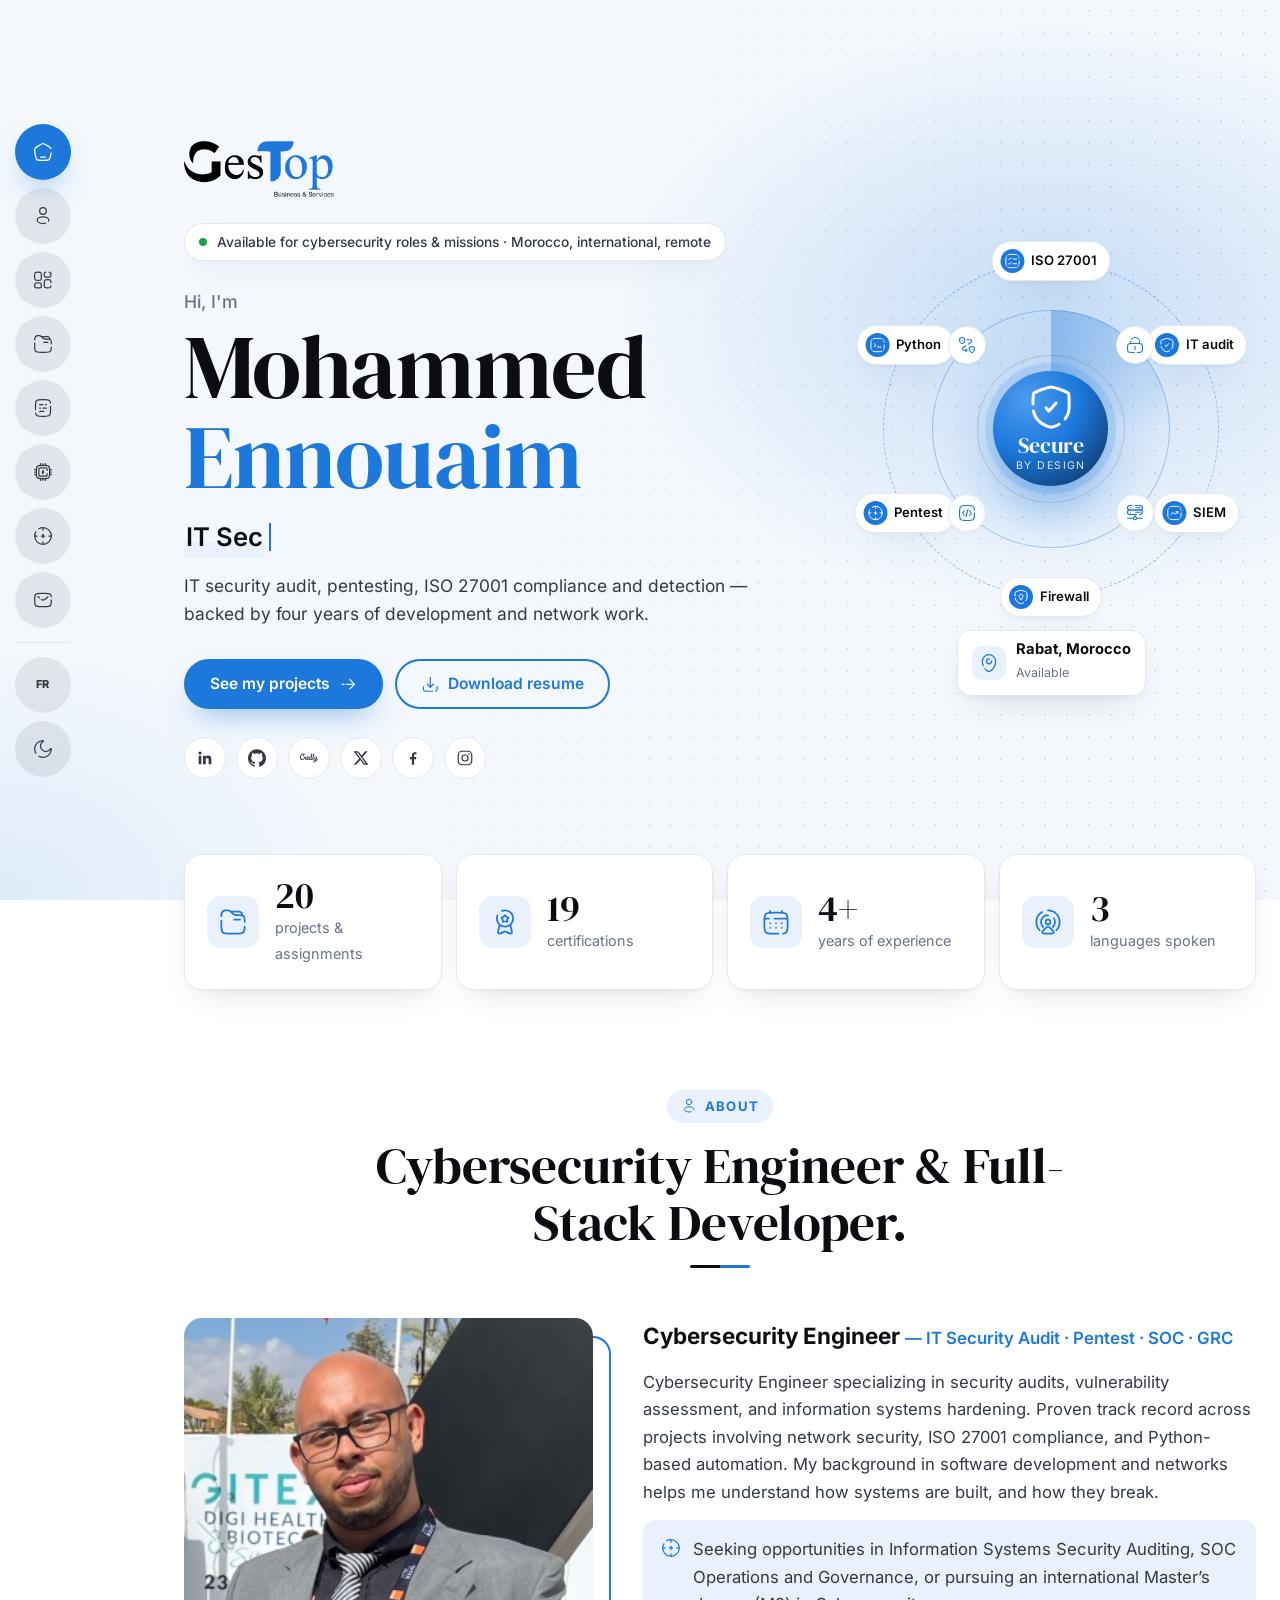
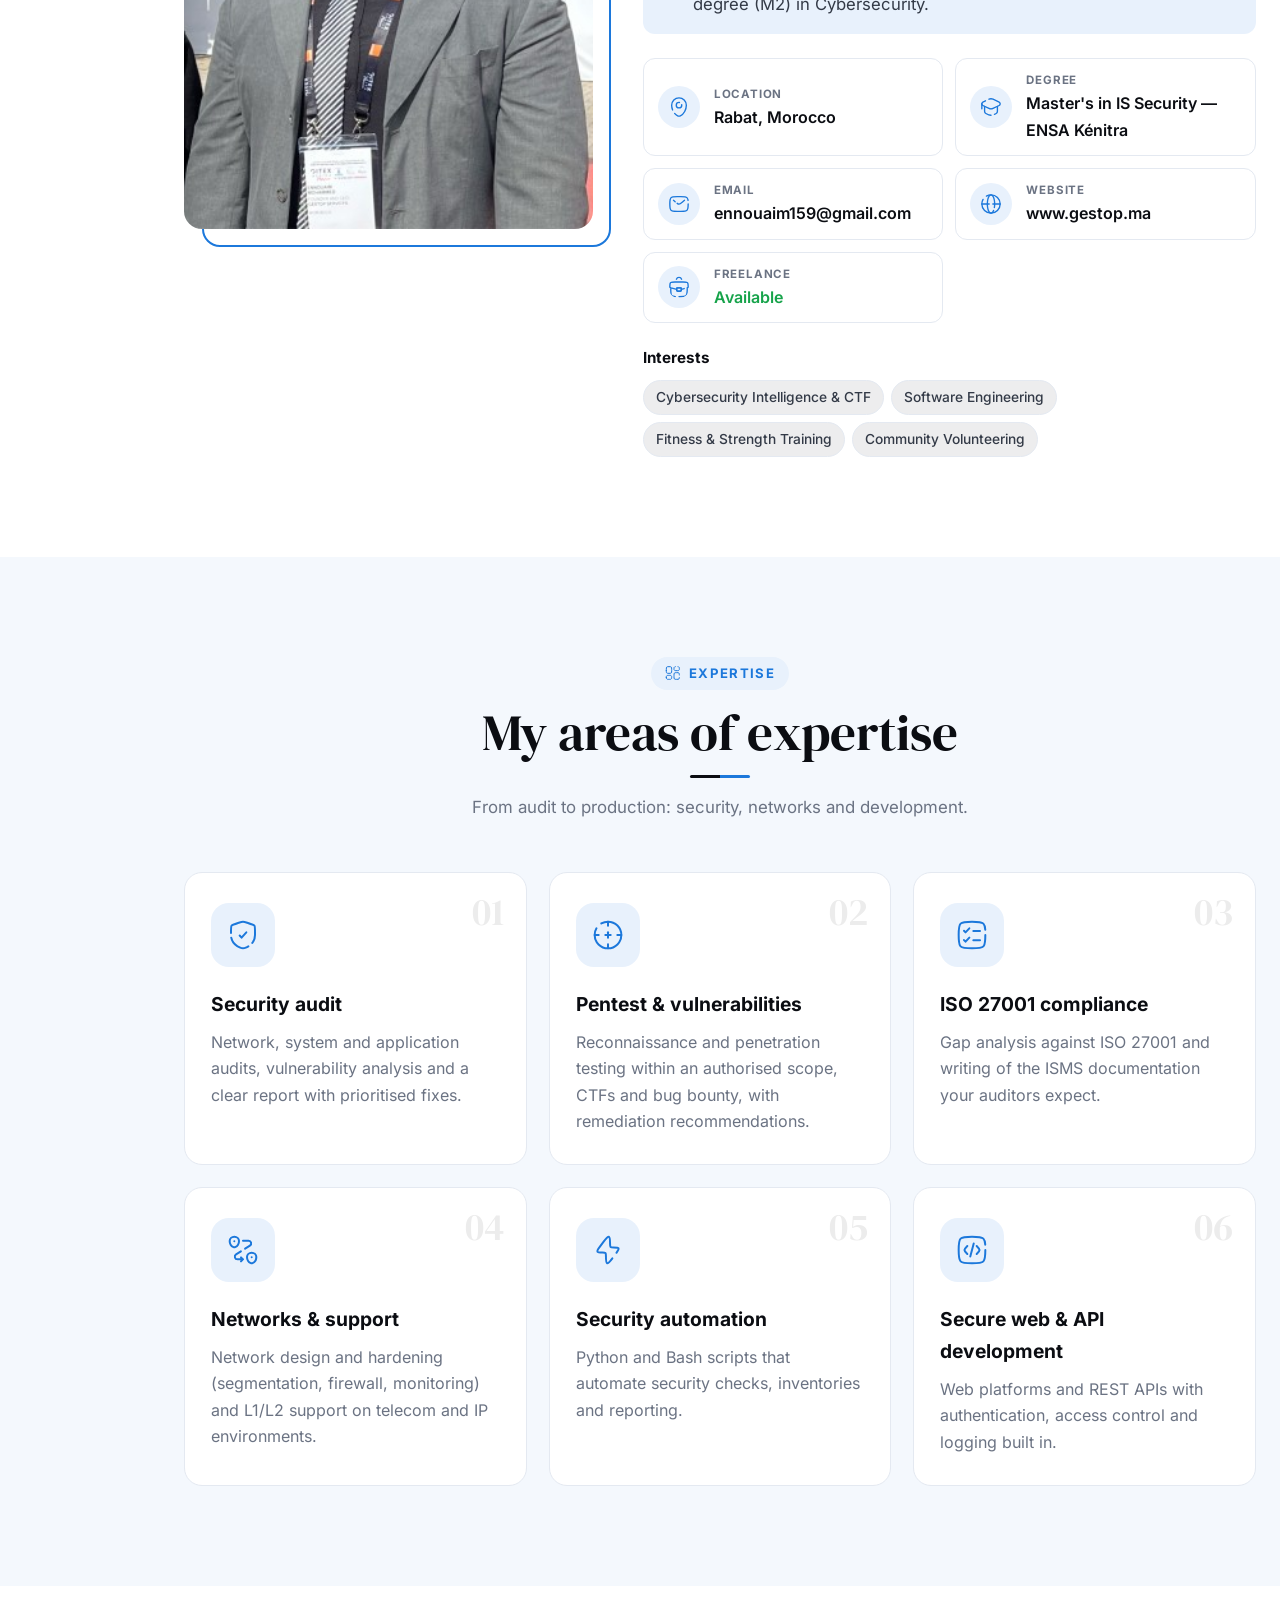
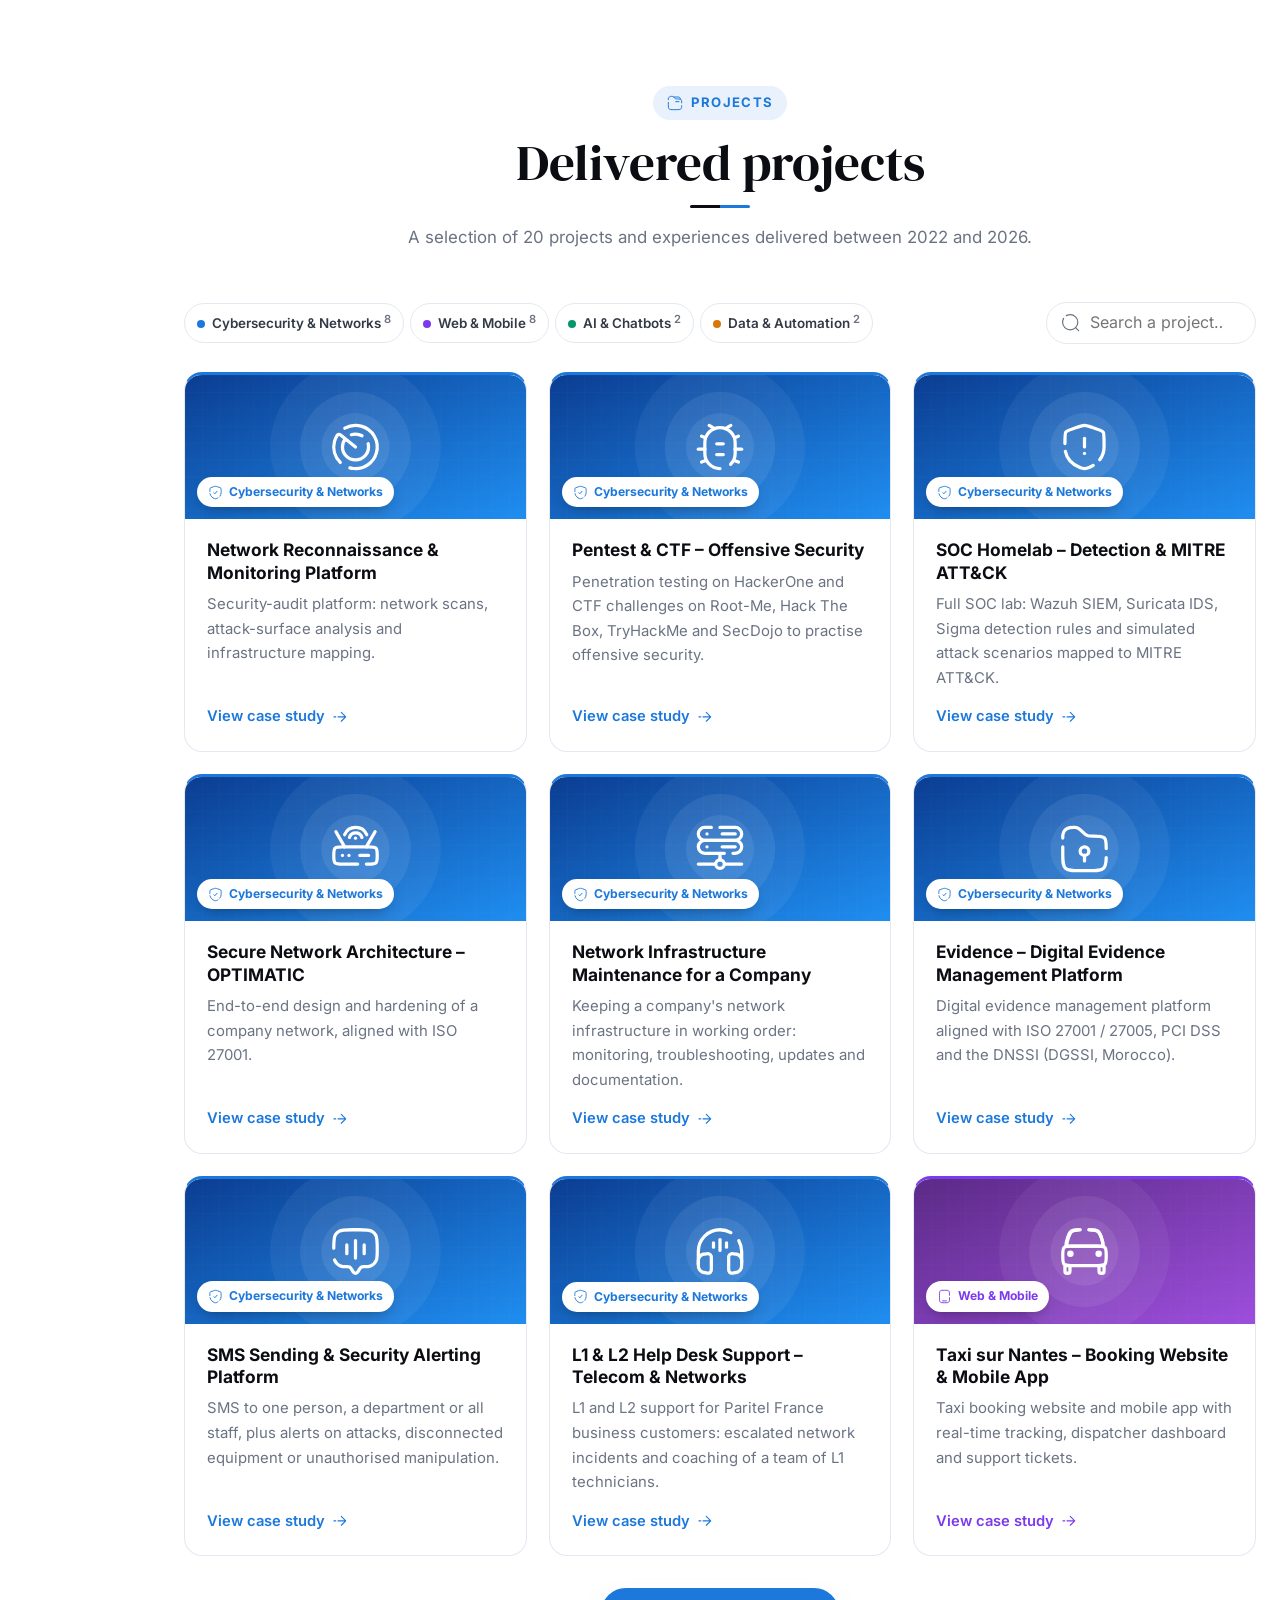
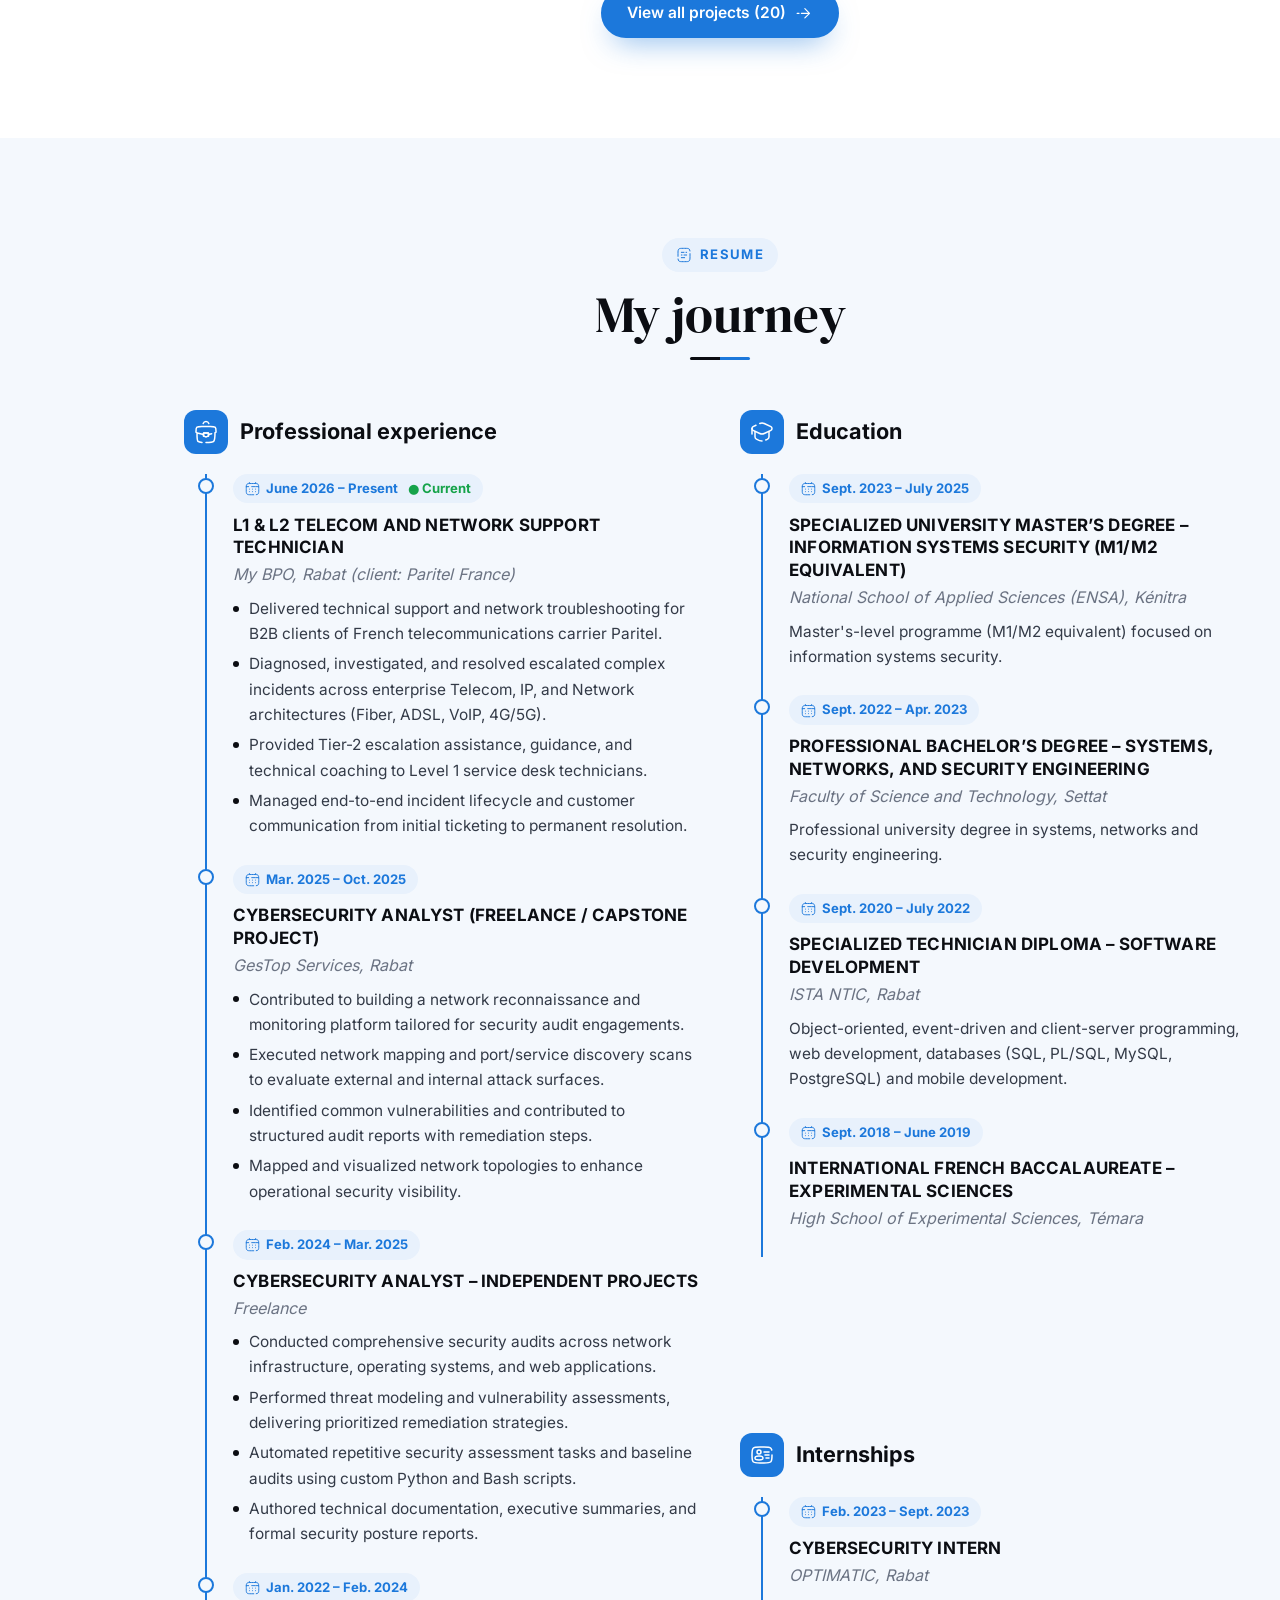
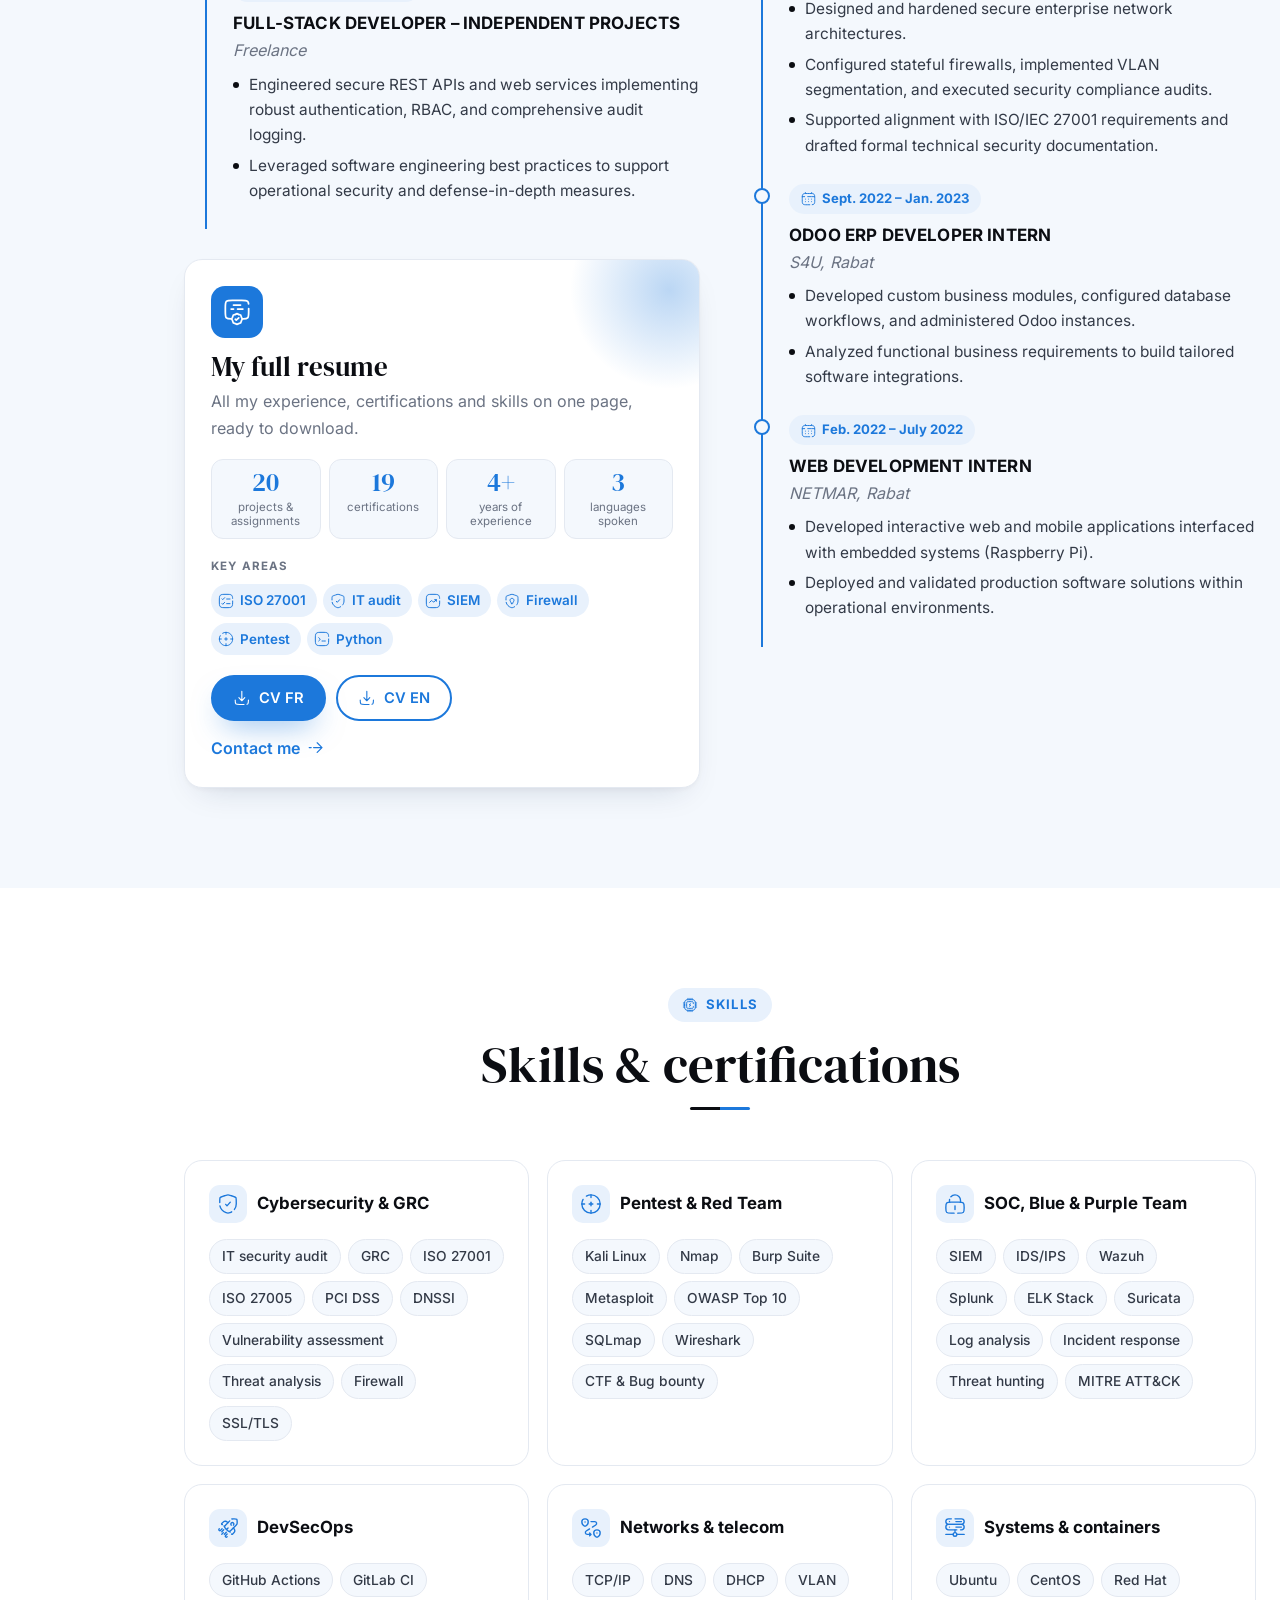
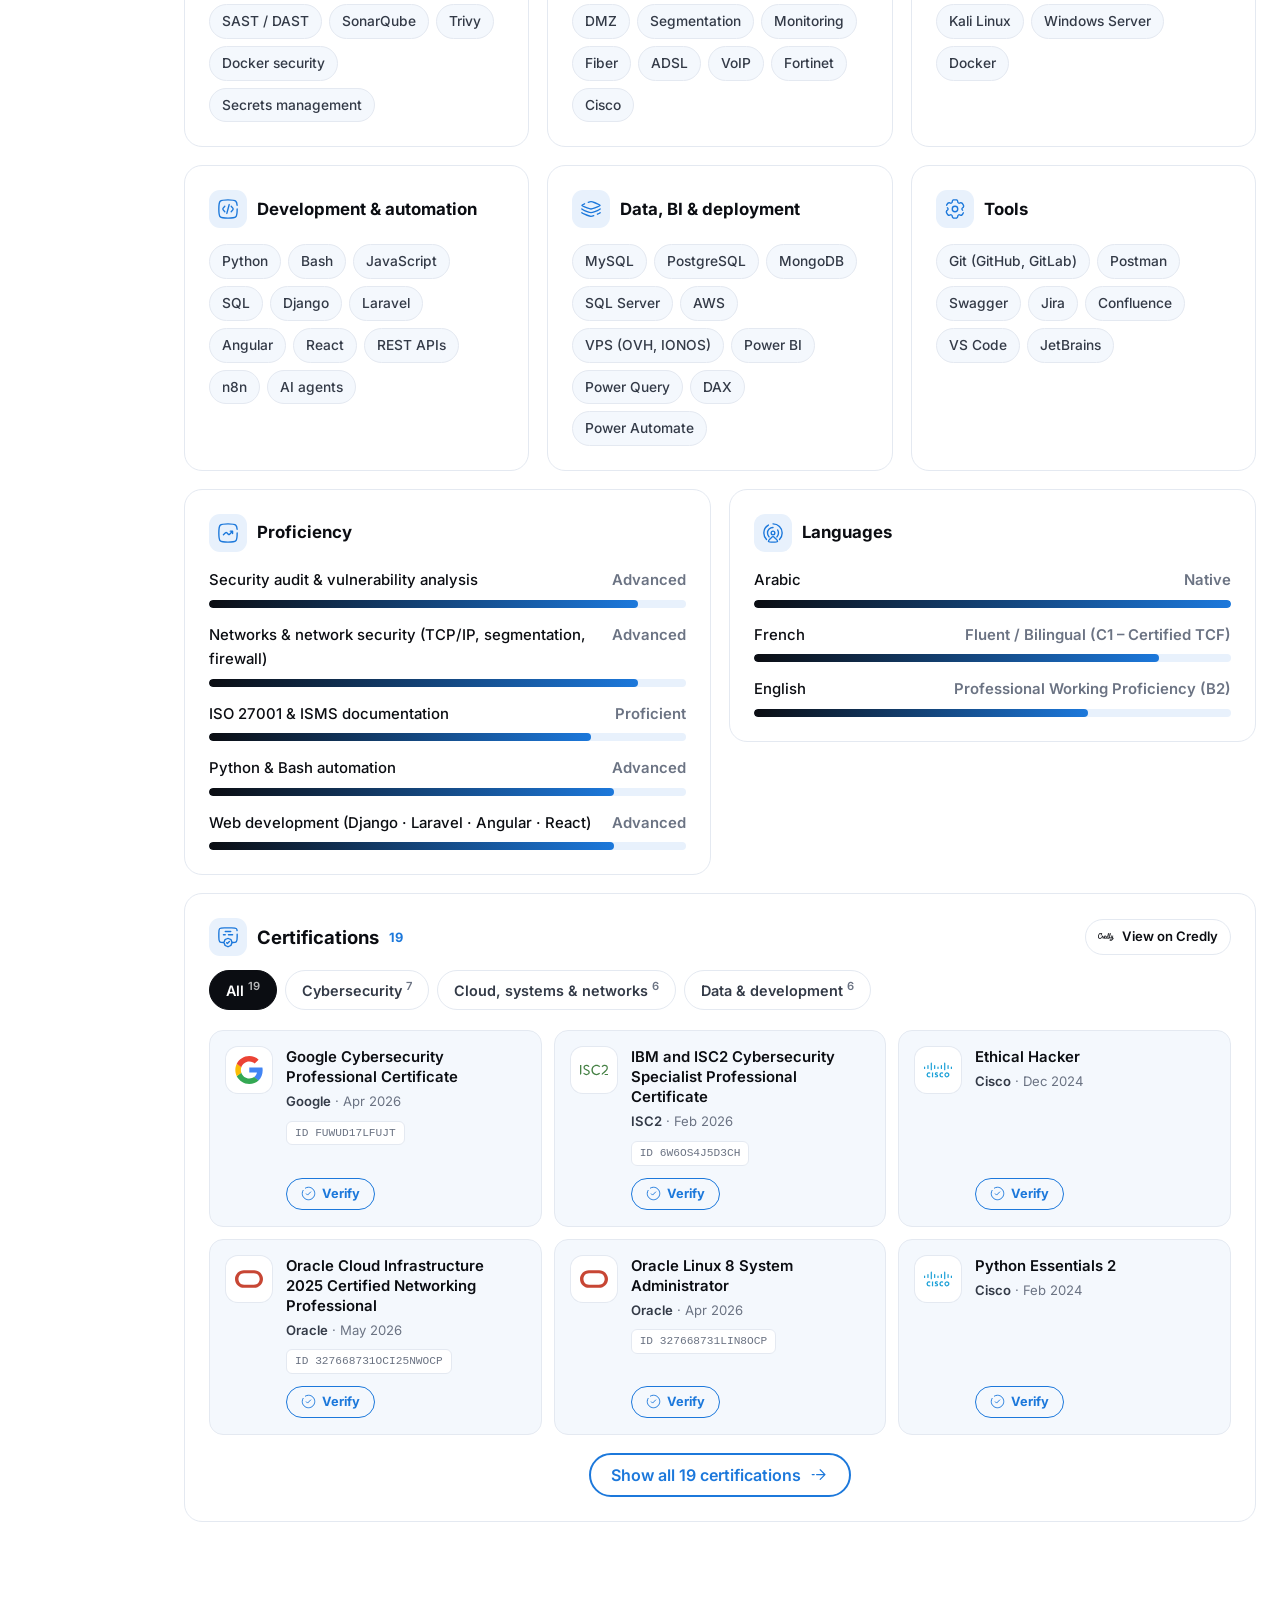
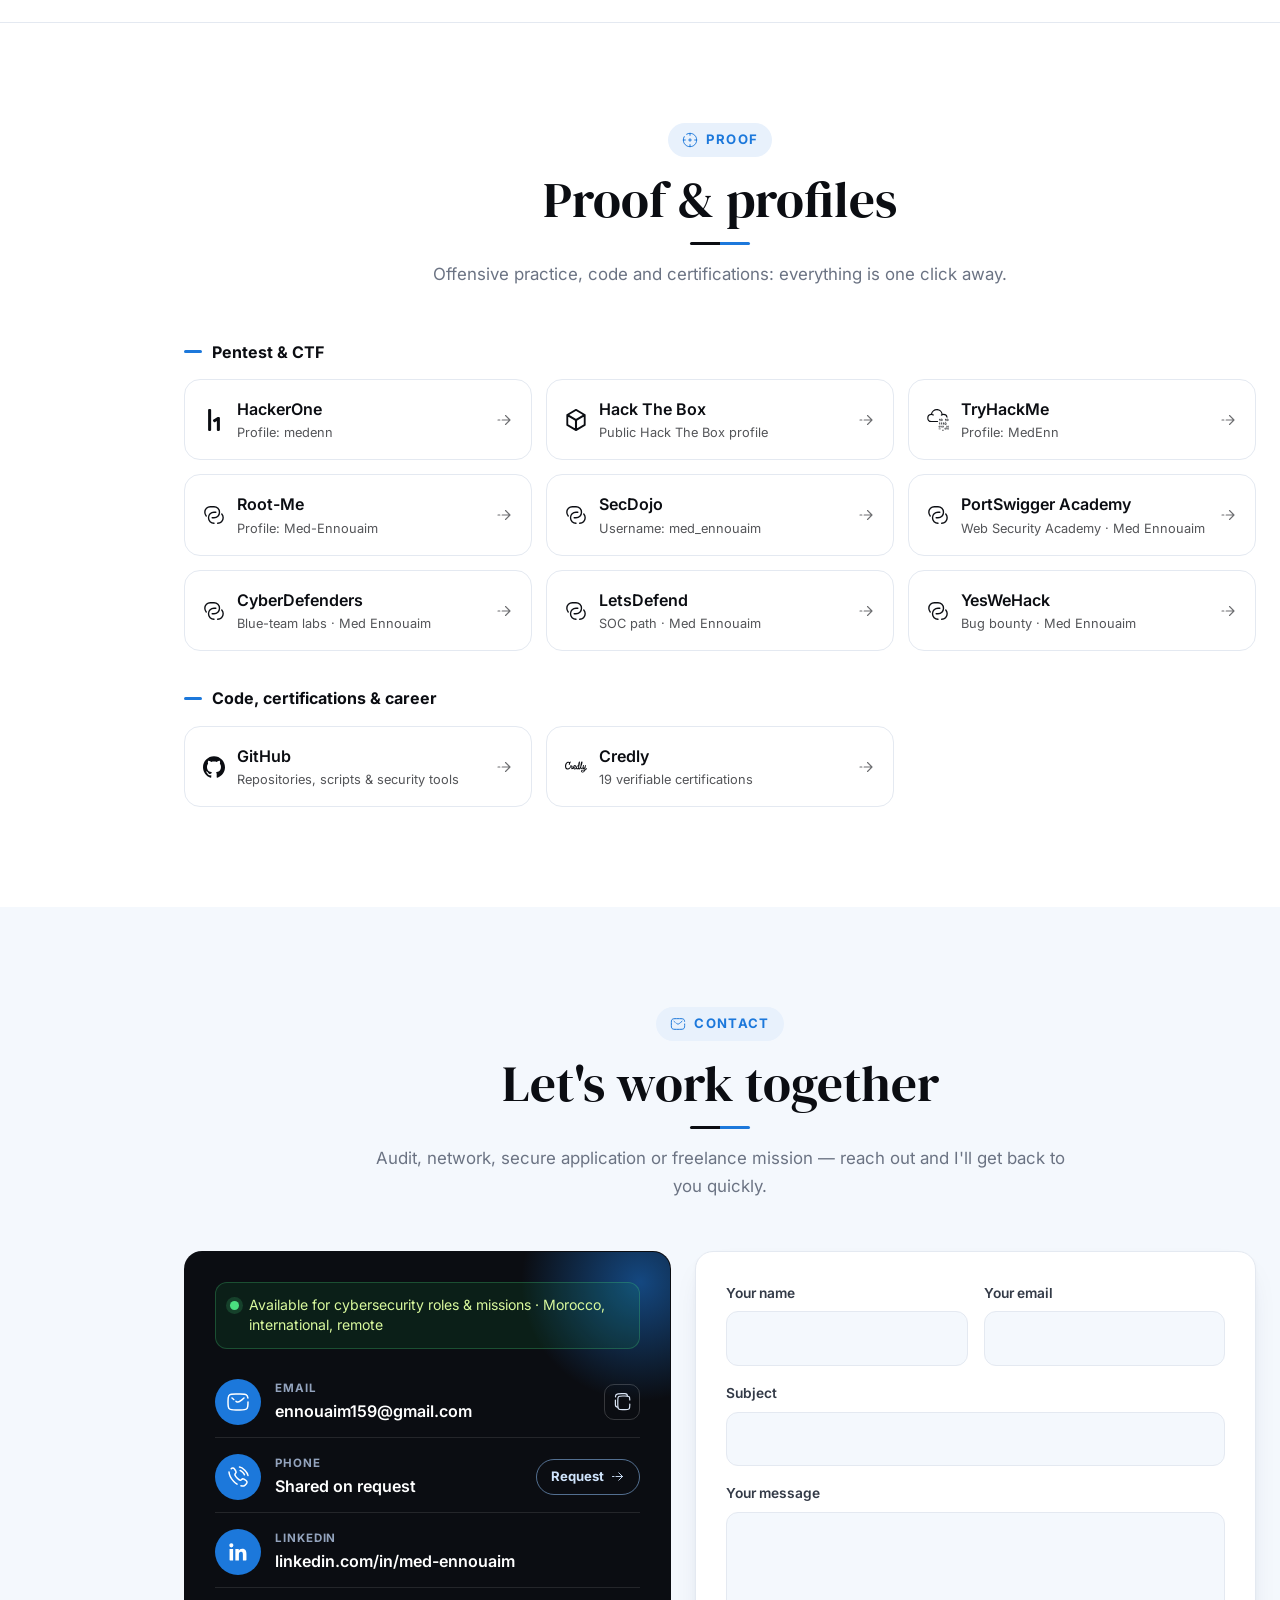
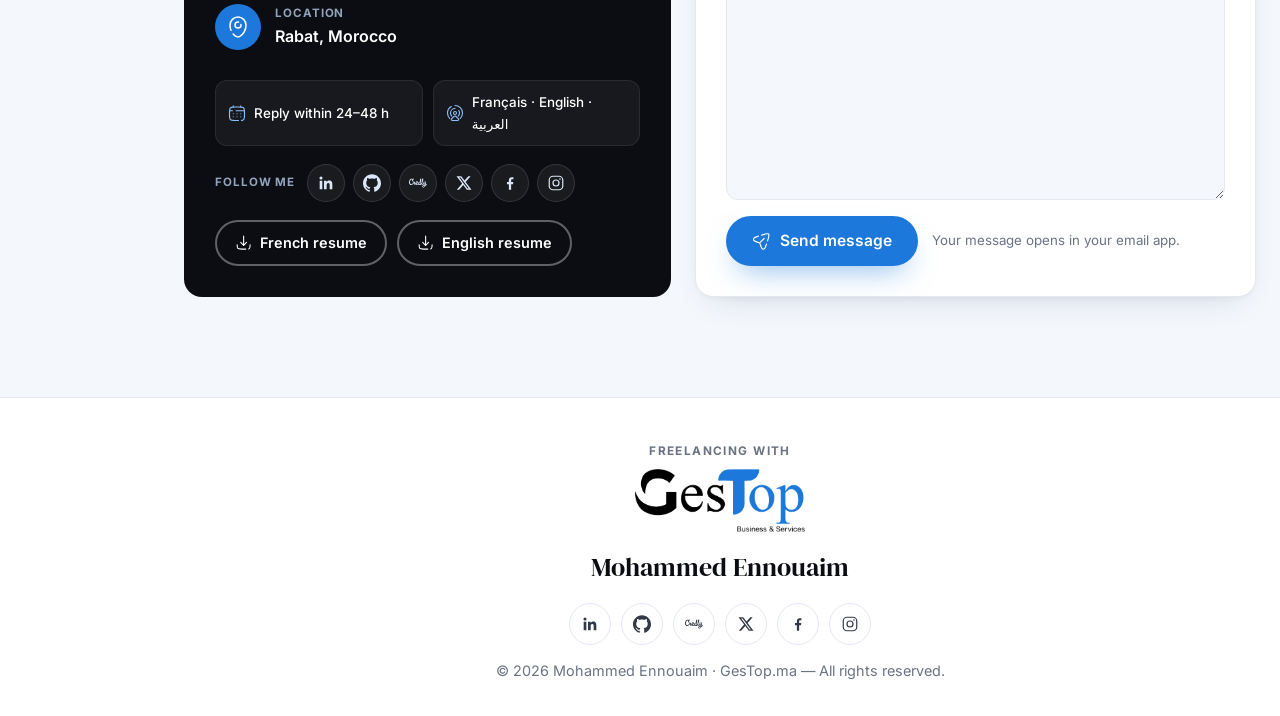
<file: index.html>
<!DOCTYPE html>
<html lang="fr" data-lang="fr">
<head>
<meta charset="utf-8">
<meta http-equiv="Content-Security-Policy" content="default-src 'self'; script-src 'self' 'sha256-GRV1PhoZrauxMMHoVrXUkjzDMLJU+cGpPJg7U32TGqk=' https://challenges.cloudflare.com https://www.googletagmanager.com https://static.cloudflareinsights.com; style-src 'self' 'unsafe-inline'; img-src 'self' data: https://*.google-analytics.com https://*.googletagmanager.com; font-src 'self'; connect-src 'self' https://script.google.com https://script.googleusercontent.com https://*.google-analytics.com https://*.analytics.google.com https://*.googletagmanager.com https://cloudflareinsights.com; frame-src https://challenges.cloudflare.com; object-src 'none'; base-uri 'self'; form-action 'self'; manifest-src 'self'; worker-src 'none'; upgrade-insecure-requests">
<meta name="viewport" content="width=device-width, initial-scale=1, viewport-fit=cover">
<title>Mohammed Ennouaim | Ingénieur en Cybersécurité</title>
<meta name="referrer" content="strict-origin-when-cross-origin">
<meta name="description" content="Portfolio de Mohammed Ennouaim, ingénieur en cybersécurité à Rabat : audit SSI, pentest, SOC et blue team, conformité ISO 27001, réseaux et développement sécurisé. / Cybersecurity engineer portfolio: IT security audit, pentesting, SOC, ISO 27001.">
<meta name="author" content="Mohammed Ennouaim">
<meta property="og:title" content="Mohammed Ennouaim | Cybersecurity Engineer">
<meta property="og:description" content="IT security audit, pentesting, SOC, ISO 27001, networks and secure development — Rabat, Morocco.">
<meta property="og:site_name" content="Mohammed Ennouaim">
<meta property="og:locale" content="fr_FR">
<meta property="og:locale:alternate" content="en_US">
<link rel="canonical" href="https://ennouaim.com/">
<meta property="og:url" content="https://ennouaim.com/">
<meta property="og:image" content="https://ennouaim.com/assets/img/og-cover.png">
<meta property="og:image:width" content="1200">
<meta property="og:image:height" content="630">
<meta property="og:image:alt" content="Mohammed Ennouaim, ingénieur en cybersécurité — audit SSI, pentest, SOC, GRC">
<meta name="twitter:card" content="summary_large_image">
<meta name="twitter:title" content="Mohammed Ennouaim | Cybersecurity Engineer">
<meta name="twitter:description" content="IT security audit, pentesting, SOC, ISO 27001, networks and secure development.">
<meta name="twitter:image" content="https://ennouaim.com/assets/img/og-cover.png">
<meta property="og:type" content="website">
<meta name="theme-color" content="#ffffff" media="(prefers-color-scheme: light)">
<meta name="theme-color" content="#0a0f17" media="(prefers-color-scheme: dark)">
<script type="application/ld+json">{"@context": "https://schema.org", "@type": "Person", "name": "Mohammed Ennouaim", "url": "https://ennouaim.com/", "jobTitle": "Ingénieur en Cybersécurité", "image": "https://ennouaim.com/assets/img/og-cover.png", "address": {"@type": "PostalAddress", "addressLocality": "Rabat", "addressCountry": "MA"}, "alumniOf": {"@type": "CollegeOrUniversity", "name": "ENSA Kénitra"}, "knowsAbout": ["Audit SSI", "Pentest", "SOC", "ISO 27001", "GRC", "Sécurité réseau", "DevSecOps"], "sameAs": ["https://www.linkedin.com/in/med-ennouaim/", "https://x.com/MEnnouaim", "https://www.facebook.com/Med.Ennouaim/", "https://www.instagram.com/med_ennouaim/", "https://github.com/MedEnn01", "https://www.credly.com/users/ennouaim-mohammed", "https://hackerone.com/medenn", "https://www.root-me.org/Med-Ennouaim"]}</script>
<link rel="apple-touch-icon" href="assets/img/apple-touch-icon.png">
<link rel="icon" href="assets/img/favicon.png">
<link rel="preload" href="assets/fonts/inter-latin-wght-normal.woff2" as="font" type="font/woff2" crossorigin>
<link rel="stylesheet" href="assets/style.css">
<script>
/* language + theme before first paint (no flash) */
(function(){var d=document.documentElement,l='fr',t=null;try{var q=new URLSearchParams(location.search).get('lang');l=q||localStorage.getItem('me4-lang')||((navigator.language||'fr').slice(0,2)==='fr'?'fr':'en');t=localStorage.getItem('me4-theme');}catch(e){}d.dataset.lang=l==='en'?'en':'fr';d.lang=d.dataset.lang;if(t)d.dataset.theme=t;d.classList.add('js');})();
</script>
<!-- Icônes : Solar (480 Design), licence CC BY 4.0 — voir THIRD_PARTY_NOTICES.md -->
</head>
<body>
<a class="skip" href="#main" data-i18n="skip">Aller au contenu</a>
<div id="app" aria-live="polite"></div>
<noscript>
  <div class="noscript">
    <h1>Mohammed Ennouaim — Ingénieur en Cybersécurité / Cybersecurity Engineer</h1>
    <p>Activez JavaScript pour afficher le portfolio. / Please enable JavaScript to view the portfolio.</p>
    <p><a href="mailto:ennouaim159@gmail.com">ennouaim159@gmail.com</a> · <a href="assets/cv/CV_Mohammed_Ennouaim.pdf">CV (FR)</a> · <a href="assets/cv/CV_Mohammed_Ennouaim_EN.pdf">Resume (EN)</a></p>
  </div>
</noscript>
<script src="assets/data.js"></script>
<script src="assets/app.js"></script>
<script src="assets/analytics.js"></script>
</body>
</html>
</file>
<file: assets/style.css>
/* polices hébergées en local (plus d'appel à Google Fonts) */
@font-face{font-family:"Inter";font-style:normal;font-weight:100 900;font-display:swap;src:url(fonts/inter-latin-wght-normal.woff2) format("woff2");unicode-range:U+0000-00FF,U+0131,U+0152-0153,U+02BB-02BC,U+02C6,U+02DA,U+02DC,U+0304,U+0308,U+0329,U+2000-206F,U+20AC,U+2122,U+2191,U+2193,U+2212,U+2215,U+FEFF,U+FFFD}
@font-face{font-family:"DM Serif Display";font-style:normal;font-weight:400;font-display:swap;src:url(fonts/dm-serif-display-latin-400-normal.woff2) format("woff2");unicode-range:U+0000-00FF,U+0131,U+0152-0153,U+02BB-02BC,U+02C6,U+02DA,U+02DC,U+0304,U+0308,U+0329,U+2000-206F,U+20AC,U+2122,U+2191,U+2193,U+2212,U+2215,U+FEFF,U+FFFD}
@font-face{font-family:"DM Serif Display";font-style:italic;font-weight:400;font-display:swap;src:url(fonts/dm-serif-display-latin-400-italic.woff2) format("woff2");unicode-range:U+0000-00FF,U+0131,U+0152-0153,U+02BB-02BC,U+02C6,U+02DA,U+02DC,U+0304,U+0308,U+0329,U+2000-206F,U+20AC,U+2122,U+2191,U+2193,U+2212,U+2215,U+FEFF,U+FFFD}
/* ==========================================================
   Modèle 4 — « GesTop » · Mohammed Ennouaim
   Couleurs du logo GesTop : noir #000 + bleu #1C78DB
   ========================================================== */
:root{
  --bg:#ffffff; --bg-2:#f4f8fd; --card:#ffffff; --ink:#0b0d12; --ink-2:#333a47; --mute:#6b7383; --line:#e4e9f1;
  --blue:#1c78db; --blue-d:#135fb3; --blue-soft:#e8f1fc; --blue-ink:#ffffff; --ok:#16a34a;
  --pill-bg:rgba(11,13,18,.07); --meter-a:#0b0d12; --ct-bg:#0b0d12; --ct-bd:transparent;
  --c-security:#1c78db; --c-web:#7c3aed; --c-ai:#059669; --c-data:#d97706;
  --r:18px; --r-sm:12px;
  --sans:"Inter",system-ui,-apple-system,"Segoe UI",Roboto,sans-serif;
  --serif:"DM Serif Display",Georgia,"Times New Roman",serif;
  --sh:0 2px 4px rgba(11,13,18,.03),0 14px 34px -16px rgba(16,40,80,.18);
  --sh-b:0 14px 30px -12px rgba(28,120,219,.55);
  color-scheme:light;
}
@media (prefers-color-scheme:dark){:root:not([data-theme="light"]){
  --bg:#0a0f17; --bg-2:#0e1520; --card:#111a27; --ink:#eef2f8; --ink-2:#c3cbd8; --mute:#8b96a8; --line:#1e2a3b;
  --blue:#3b8ff0; --blue-d:#2a78d6; --blue-soft:#13243c; --sh:0 14px 34px -16px rgba(0,0,0,.7); --pill-bg:rgba(238,242,248,.09); --meter-a:#9ec5f5; --ct-bg:#060a10; --ct-bd:#1e2a3b; --c-security:#3b8ff0; --c-web:#a78bfa; --c-ai:#34d399; --c-data:#fbbf24; color-scheme:dark}}
:root[data-theme="dark"]{
  --bg:#0a0f17; --bg-2:#0e1520; --card:#111a27; --ink:#eef2f8; --ink-2:#c3cbd8; --mute:#8b96a8; --line:#1e2a3b;
  --blue:#3b8ff0; --blue-d:#2a78d6; --blue-soft:#13243c; --sh:0 14px 34px -16px rgba(0,0,0,.7); --pill-bg:rgba(238,242,248,.09); --meter-a:#9ec5f5; --ct-bg:#060a10; --ct-bd:#1e2a3b; --c-security:#3b8ff0; --c-web:#a78bfa; --c-ai:#34d399; --c-data:#fbbf24; color-scheme:dark}

*,*::before,*::after{box-sizing:border-box}
html{scroll-behavior:smooth;-webkit-text-size-adjust:100%}
body{margin:0;background:var(--bg);color:var(--ink);font:400 16px/1.65 var(--sans);-webkit-font-smoothing:antialiased;overflow-x:hidden}
body.lock{overflow:hidden}
img{display:block;max-width:100%;height:auto}
a{color:inherit;text-decoration:none}
p,h1,h2,h3,h4{margin:0}
ul,ol{margin:0;padding:0;list-style:none}
button,input,textarea{font:inherit;color:inherit}
button{cursor:pointer;background:none;border:0;padding:0}
.ic{width:1.2em;height:1.2em;flex:none}
:focus-visible{outline:2px solid var(--blue);outline-offset:3px;border-radius:8px}
.skip{position:absolute;left:-999px;top:10px;z-index:3000;background:var(--blue);color:#fff;padding:8px 14px;border-radius:10px}
.skip:focus{left:12px}
.noscript{max-width:640px;margin:15vh auto;padding:0 20px}.noscript a{color:#1c78db}
.wrap{width:100%;max-width:1140px;margin:0 auto;padding:0 24px}
.lg-d{display:none}
:root[data-theme="dark"] .lg-l{display:none}:root[data-theme="dark"] .lg-d{display:block}
@media (prefers-color-scheme:dark){:root:not([data-theme="light"]) .lg-l{display:none}:root:not([data-theme="light"]) .lg-d{display:block}}
.i-sun{display:none}
:root[data-theme="dark"] .i-sun{display:block}:root[data-theme="dark"] .i-moon{display:none}
@media (prefers-color-scheme:dark){:root:not([data-theme="light"]) .i-sun{display:block}:root:not([data-theme="light"]) .i-moon{display:none}}

/* buttons */
.btn{display:inline-flex;align-items:center;gap:.55em;height:50px;padding:0 24px;border-radius:999px;font-weight:600;font-size:.97rem;border:2px solid var(--blue);transition:transform .15s,background .2s,color .2s,box-shadow .2s;white-space:nowrap}
.btn:hover{transform:translateY(-2px)}
.btn.pri{background:var(--blue);color:#fff;box-shadow:var(--sh-b)}
.btn.pri:hover{background:var(--blue-d);border-color:var(--blue-d)}
.btn.ghost{color:var(--blue);background:transparent}
.btn.ghost:hover{background:var(--blue);color:#fff}
.ib{display:inline-grid;place-items:center;width:42px;height:42px;border-radius:50%;background:var(--bg-2);color:var(--ink)}
.ib:hover{background:var(--blue);color:#fff}

/* ==========================================================
   SIDEBAR — pills (style MyResume de la sauvegarde)
   ========================================================== */
.side{position:fixed;top:0;left:0;bottom:0;z-index:997;display:flex;flex-direction:column;justify-content:center;padding:0 15px;min-width:200px;overflow-y:auto;transition:left .3s ease;pointer-events:none}
.pills{pointer-events:auto}
.pills ul{display:flex;flex-direction:column;gap:8px;width:190px;padding:10px 0}
.pills a,.pills button{display:flex;align-items:center;height:56px;width:100%;max-width:56px;padding:0 18px;border-radius:50px;overflow:hidden;white-space:nowrap;
  background:var(--pill-bg);color:var(--ink-2);font-size:15px;font-weight:500;transition:max-width .3s ease,background .3s,color .3s,box-shadow .3s}
.pills .ic{width:20px;height:20px}
.pills span{padding:0 5px 0 9px;display:none}
.pills a:hover,.pills button:hover,.pills a.active{background:var(--blue);color:#fff;box-shadow:var(--sh-b)}
.pills a:hover,.pills button:hover{max-width:100%;width:max-content;min-width:56px}
.pills a:hover span,.pills button:hover span{display:block}
.pills .sep{height:1px;width:56px;background:var(--line);margin:6px 0}
.lg-badge{display:grid;place-items:center;width:20px;height:20px;flex:none;font-size:11px;font-weight:800;letter-spacing:.02em}
.nav-toggle{display:none;position:fixed;top:15px;right:15px;z-index:9999;width:44px;height:44px;border-radius:50%;background:var(--blue);color:#fff;place-items:center;box-shadow:var(--sh-b)}
.nav-toggle .ic{width:22px;height:22px}
.nav-toggle .i-close{display:none}
.nav-open .nav-toggle .i-open{display:none}.nav-open .nav-toggle .i-close{display:block}
.scrim{display:none}
@media (max-width:1199px){
  .nav-toggle{display:grid}
  .side{left:-100%;width:300px;background:var(--bg);border-right:1px solid var(--line);pointer-events:auto;box-shadow:20px 0 60px -30px rgba(0,0,0,.4)}
  .nav-open .side{left:0}
  .nav-open .scrim{display:block;position:fixed;inset:0;z-index:996;background:rgba(5,12,24,.45)}
  .pills ul{width:100%}
  .pills a,.pills button{max-width:100%;width:100%}
  .pills a:hover,.pills button:hover{width:100%}
  .pills span{display:block}
  .pills .sep{width:100%}
}

/* ==========================================================
   HERO
   ========================================================== */
.hero{position:relative;min-height:100vh;display:flex;align-items:center;padding:90px 0 70px;overflow:hidden;background:var(--bg-2)}
.hero-bg{position:absolute;inset:0;pointer-events:none;background:
  radial-gradient(620px 420px at 82% 35%,color-mix(in srgb,var(--blue) 22%,transparent),transparent 70%),
  radial-gradient(500px 360px at 0% 100%,color-mix(in srgb,var(--blue) 10%,transparent),transparent 70%)}
.hero-bg::after{content:"";position:absolute;inset:0;background-image:radial-gradient(color-mix(in srgb,var(--ink) 16%,transparent) 1px,transparent 1.2px);background-size:22px 22px;mask-image:linear-gradient(110deg,transparent 30%,#000 75%);-webkit-mask-image:linear-gradient(110deg,transparent 30%,#000 75%);opacity:.6}
.hero-in{position:relative;display:grid;grid-template-columns:1.2fr .8fr;grid-template-areas:"logo pic" "txt pic";column-gap:48px;align-items:center}
.hero-logo{grid-area:logo;align-self:end}.hero-txt{grid-area:txt;align-self:start}.hero-pic{grid-area:pic}
.brand-logo{width:150px;margin-bottom:26px}
.avail{display:inline-flex;align-items:center;gap:10px;padding:7px 14px;border-radius:999px;background:var(--card);border:1px solid var(--line);font-size:.86rem;font-weight:500;color:var(--ink-2);box-shadow:var(--sh)}
.avail i{width:8px;height:8px;border-radius:50%;background:var(--ok);box-shadow:0 0 0 0 rgba(22,163,74,.5);animation:ping 2s infinite}
@keyframes ping{70%{box-shadow:0 0 0 8px rgba(22,163,74,0)}100%{box-shadow:0 0 0 0 rgba(22,163,74,0)}}
.hello{margin-top:26px;font-size:1.1rem;color:var(--mute);font-weight:500}
.hero h1{font-family:var(--serif);font-weight:400;font-size:clamp(3rem,7.4vw,5.6rem);line-height:1;letter-spacing:-.01em;margin:6px 0 14px}
.hero h1 span{color:var(--blue)}
.typed{font-size:clamp(1.2rem,2.4vw,1.6rem);font-weight:600;min-height:1.6em;display:flex;align-items:center}
.typed span{background:linear-gradient(transparent 62%,var(--blue-soft) 62%);padding:0 2px}
.caret{display:inline-block;width:2px;height:1.1em;background:var(--blue);margin-left:4px;animation:blink 1s steps(1) infinite}
@keyframes blink{50%{opacity:0}}
.pitch{color:var(--ink-2);font-size:1.08rem;max-width:54ch;margin-top:14px}
.ctas{display:flex;flex-wrap:wrap;gap:12px;margin-top:30px}
.soc{display:flex;gap:10px;margin-top:28px}
.soc a{display:grid;place-items:center;width:42px;height:42px;border-radius:50%;background:var(--card);border:1px solid var(--line);color:var(--ink-2);transition:.2s}
.soc a:hover{background:var(--blue);border-color:var(--blue);color:#fff;transform:translateY(-2px)}
.soc .ic{width:18px;height:18px}
.hero-pic{position:relative;justify-self:center;width:min(100%,400px)}
.ring{position:relative;border-radius:50%;padding:10px;background:conic-gradient(from 200deg,var(--blue),#0b0d12 40%,var(--blue) 75%,var(--blue));box-shadow:0 40px 80px -30px rgba(28,120,219,.55)}
:root[data-theme="dark"] .ring{background:conic-gradient(from 200deg,var(--blue),#eef2f8 40%,var(--blue) 75%,var(--blue))}
.ring img{border-radius:50%;aspect-ratio:1;object-fit:cover;object-position:50% 25%;border:6px solid var(--bg-2);width:100%}
.badge{position:absolute;display:flex;align-items:center;gap:10px;padding:10px 14px;border-radius:14px;background:var(--card);border:1px solid var(--line);box-shadow:var(--sh);animation:float 6s ease-in-out infinite}
.badge .ic{width:34px;height:34px;padding:7px;border-radius:10px;background:var(--blue-soft);color:var(--blue)}
.badge b{display:block;font-size:.92rem;line-height:1.2}.badge small{color:var(--mute);font-size:.78rem}
.b1{left:-30px;top:14%}.b2{right:-24px;bottom:12%;animation-delay:-3s}
@keyframes float{50%{transform:translateY(-8px)}}
@media (max-width:960px){
  .hero{min-height:auto;padding:80px 0 60px}
  .hero-in{grid-template-columns:1fr;grid-template-areas:"logo" "pic" "txt";row-gap:30px}
  .hero-logo{justify-self:center}.hero-logo .brand-logo{margin:0}
  .hero-pic{width:min(70%,300px)}
  .brand-logo{width:120px}
}
@media (max-width:520px){
  .wrap{padding:0 16px}
  .hero{padding-top:70px}
  .hero-pic{width:min(72%,250px)}
  .b1{left:-28px;top:4%}.b2{right:-28px;bottom:2%}
  .badge{padding:8px 10px}.badge .ic{width:28px;height:28px;padding:5px}
  .ctas .btn{flex:1 1 100%;justify-content:center}
}

/* stats */
.stats{position:relative;z-index:1;margin-top:-46px}
.st-grid{display:grid;grid-template-columns:repeat(4,1fr);gap:14px}
.st{display:flex;align-items:center;gap:16px;background:var(--card);border:1px solid var(--line);border-radius:var(--r);padding:22px;box-shadow:var(--sh)}
.st>.ic{width:52px;height:52px;padding:12px;border-radius:14px;background:var(--blue-soft);color:var(--blue)}
.st b{display:block;font-family:var(--serif);font-weight:400;font-size:2.3rem;line-height:1;color:var(--ink)}
.st span{color:var(--mute);font-size:.9rem}
@media (max-width:900px){.st-grid{grid-template-columns:1fr 1fr}}
@media (max-width:420px){.st{padding:16px;gap:12px}.st>.ic{width:42px;height:42px;padding:9px}.st b{font-size:1.9rem}}

/* ==========================================================
   SECTIONS
   ========================================================== */
.sec{padding:100px 0}
.sec.alt{background:var(--bg-2)}
.sh{text-align:center;max-width:720px;margin:0 auto 50px}
.kick{display:inline-flex;align-items:center;gap:8px;padding:6px 14px;border-radius:999px;background:var(--blue-soft);color:var(--blue);font-size:.82rem;font-weight:700;text-transform:uppercase;letter-spacing:.1em}
.kick .ic{width:16px;height:16px}
.sh h2{font-family:var(--serif);font-weight:400;font-size:clamp(2.1rem,4.6vw,3.2rem);line-height:1.1;margin-top:14px;position:relative;padding-bottom:18px}
.sh h2::after{content:"";position:absolute;left:50%;bottom:0;width:60px;height:3px;margin-left:-30px;border-radius:3px;background:linear-gradient(90deg,var(--ink) 50%,var(--blue) 50%)}
.sub{color:var(--mute);margin-top:16px;font-size:1.05rem}
@media (max-width:640px){.sec{padding:70px 0}.sh{margin-bottom:34px}}

/* about */
.about{display:grid;grid-template-columns:.8fr 1.2fr;gap:50px;align-items:start}
.about-pic{position:relative}
.about-pic img{width:100%;aspect-ratio:4/5;object-fit:cover;object-position:50% 20%;border-radius:var(--r);position:relative;z-index:1}
.about-pic::before{content:"";position:absolute;inset:18px -18px -18px 18px;border-radius:var(--r);border:2px solid var(--blue)}
.about-txt h3{font-size:1.4rem;font-weight:700}
.about-txt h3 span{color:var(--blue);font-weight:600;font-size:1.05rem}
.about-txt>p{color:var(--ink-2);margin-top:14px;font-size:1.04rem}
.goal{display:flex;gap:12px;margin-top:18px;padding:16px 18px;border-radius:var(--r-sm);background:var(--blue-soft);color:var(--ink)}
.goal .ic{color:var(--blue);margin-top:2px}
.facts{display:grid;grid-template-columns:1fr 1fr;gap:12px;margin-top:24px}
.facts li{display:flex;align-items:center;gap:14px;padding:12px 14px;border-radius:var(--r-sm);border:1px solid var(--line);background:var(--card);min-width:0;transition:border-color .2s,box-shadow .2s}
.facts li:hover{border-color:var(--blue);box-shadow:var(--sh)}
.facts .ic{width:42px;height:42px;padding:10px;border-radius:50%;background:var(--blue-soft);color:var(--blue)}
.facts div{min-width:0}
.facts small{display:block;font-size:.72rem;font-weight:700;text-transform:uppercase;letter-spacing:.07em;color:var(--mute)}
.facts b{font-weight:600;overflow-wrap:anywhere}
.facts a:hover{color:var(--blue)}
.facts .ok{color:var(--ok)}
@media (max-width:900px){.about{grid-template-columns:1fr}.about-pic{max-width:340px;margin:0 auto 10px}}
@media (max-width:560px){.facts{grid-template-columns:1fr}}

/* services */
.svc{display:grid;grid-template-columns:repeat(3,1fr);gap:22px}
.svc-c{position:relative;background:var(--card);border:1px solid var(--line);border-radius:var(--r);padding:30px 26px;overflow:hidden;transition:transform .25s,box-shadow .25s,border-color .25s}
.svc-c::before{content:"";position:absolute;left:0;top:0;height:4px;width:0;background:linear-gradient(90deg,var(--ink),var(--blue));transition:width .35s}
.svc-c:hover{transform:translateY(-6px);box-shadow:var(--sh);border-color:transparent}
.svc-c:hover::before{width:100%}
.svc-i{display:grid;place-items:center;width:64px;height:64px;border-radius:18px;background:var(--blue-soft);color:var(--blue);margin-bottom:22px;transition:background .25s,color .25s}
.svc-i .ic{width:32px;height:32px}
.svc-c:hover .svc-i{background:var(--blue);color:#fff}
.svc-n{position:absolute;right:22px;top:20px;font-family:var(--serif);font-size:2.4rem;color:color-mix(in srgb,var(--ink) 8%,transparent);line-height:1}
.svc-c h3{font-size:1.2rem;font-weight:700;margin-bottom:8px}
.svc-c p{color:var(--mute)}
@media (max-width:960px){.svc{grid-template-columns:1fr 1fr}}
@media (max-width:600px){.svc{grid-template-columns:1fr}}

/* projects */
.tools{display:flex;flex-wrap:wrap;gap:12px;align-items:center;justify-content:space-between;margin-bottom:28px}
.fls{display:flex;flex-wrap:wrap;gap:8px}
.fl{height:40px;padding:0 16px;border-radius:999px;border:1px solid var(--line);background:var(--card);font-weight:600;font-size:.9rem;color:var(--ink-2);transition:.2s}
.fl sup{font-size:.7rem;color:var(--mute)}
.fl:hover{border-color:var(--blue);color:var(--blue)}
.fl.on{background:var(--ink);border-color:var(--ink);color:var(--bg)}.fl.on sup{color:inherit;opacity:.7}
.find{display:flex;align-items:center;gap:8px;height:42px;padding:0 16px;border-radius:999px;border:1px solid var(--line);background:var(--card);color:var(--mute);min-width:min(100%,280px)}
.find:focus-within{border-color:var(--blue)}
.find input{border:0;outline:0;background:none;width:100%;color:var(--ink)}
.pgrid{display:grid;grid-template-columns:repeat(3,1fr);gap:22px}
.pc{display:flex;flex-direction:column;background:var(--card);border:1px solid var(--line);border-radius:var(--r);overflow:hidden;transition:transform .25s,box-shadow .25s}
.pc:hover{transform:translateY(-6px);box-shadow:var(--sh)}
.pc-img{position:relative;aspect-ratio:800/340;overflow:hidden;background:var(--bg-2)}
.pc-img img{width:100%;height:100%;object-fit:cover;transition:transform .5s}
.pc:hover .pc-img img{transform:scale(1.06)}
.pc-cat{display:inline-flex;align-items:center;gap:6px;padding:5px 11px;border-radius:999px;background:var(--card);color:var(--ink);font-size:.76rem;font-weight:700}
.pc-cat .ic{width:15px;height:15px;color:var(--blue)}
.pc-img .pc-cat{position:absolute;left:12px;bottom:12px;box-shadow:0 6px 16px -6px rgba(0,0,0,.4)}
.pc-b{padding:20px 22px 22px;display:flex;flex-direction:column;gap:8px;flex:1}
.pc h3{font-size:1.08rem;font-weight:700;line-height:1.3}
.pc-b>p{color:var(--mute);font-size:.93rem;flex:1}
.more{display:inline-flex;align-items:center;gap:6px;color:var(--blue);font-weight:600;font-size:.92rem;margin-top:6px}
.more .ic{transition:transform .2s}.pc:hover .more .ic{transform:translateX(4px)}
.empty{grid-column:1/-1;text-align:center;color:var(--mute);padding:30px}
@media (max-width:1000px){.pgrid{grid-template-columns:1fr 1fr}}
@media (max-width:620px){.pgrid{grid-template-columns:1fr}.tools{flex-direction:column;align-items:stretch}}

/* journey (MyResume-like timeline) */
.tl-grid{display:grid;grid-template-columns:1fr 1fr;gap:40px;align-items:start}
.tl-stack{display:grid;gap:34px}
.tl-h{display:flex;align-items:center;gap:12px;font-size:1.35rem;font-weight:700;margin-bottom:20px}
.tl-h .ic{width:44px;height:44px;padding:10px;border-radius:12px;background:var(--blue);color:#fff}
.tl{border-left:2px solid var(--blue);margin-left:21px}
.tl>li{position:relative;padding:0 0 26px 26px}
.tl>li::before{content:"";position:absolute;left:-9px;top:4px;width:16px;height:16px;border-radius:50%;background:var(--bg);border:2px solid var(--blue)}
.sec.alt .tl>li::before{background:var(--bg-2)}
.tl-d{display:inline-flex;flex-wrap:wrap;align-items:center;gap:6px;padding:4px 12px;border-radius:999px;background:var(--blue-soft);color:var(--blue);font-size:.82rem;font-weight:700}
.tl-d .ic{width:15px;height:15px}
.tl-d em{font-style:normal;color:var(--ok);margin-left:4px}
.tl-d em::before{content:"● "}
.tl h4{font-size:1.06rem;font-weight:700;margin-top:10px;line-height:1.35;text-transform:uppercase;letter-spacing:.01em}
.tl-o{font-style:italic;color:var(--mute);margin-top:2px}
.tl ul{margin-top:8px}
.tl ul li{position:relative;padding-left:16px;color:var(--ink-2);margin-top:5px;font-size:.96rem}
.tl ul li::before{content:"";position:absolute;left:0;top:.65em;width:6px;height:6px;border-radius:50%;background:var(--ink)}
.tl p:not(.tl-o){color:var(--ink-2);margin-top:8px;font-size:.96rem}
@media (max-width:900px){.tl-grid{grid-template-columns:1fr;gap:34px}}

/* skills */
.sk-grid{display:grid;grid-template-columns:repeat(3,1fr);gap:18px}
.sg,.panel{background:var(--card);border:1px solid var(--line);border-radius:var(--r);padding:24px}
.sg h4,.panel h4{display:flex;align-items:center;gap:10px;font-size:1.05rem;font-weight:700;margin-bottom:16px}
.sg h4 .ic,.panel h4 .ic{width:38px;height:38px;padding:8px;border-radius:11px;background:var(--blue-soft);color:var(--blue)}
.panel h4 sup{margin-left:auto;font-size:.8rem;color:var(--blue)}
.chips{display:flex;flex-wrap:wrap;gap:7px}
.chips li{padding:5px 12px;border-radius:999px;background:var(--bg-2);border:1px solid var(--line);font-size:.86rem;font-weight:500;color:var(--ink-2)}
.sk-row{display:grid;grid-template-columns:1fr 1fr;gap:18px;margin-top:18px;align-items:start}
.stack{display:grid;gap:18px}
.meter li{margin-bottom:15px}.meter li:last-child{margin:0}
.meter div{display:flex;justify-content:space-between;gap:12px;font-size:.93rem;margin-bottom:7px;font-weight:500}
.meter b{color:var(--mute);font-weight:600;text-align:right}
.meter i{display:block;height:8px;border-radius:8px;background:var(--blue-soft);overflow:hidden}
.meter s{display:block;height:100%;width:0;border-radius:inherit;background:linear-gradient(90deg,var(--meter-a),var(--blue));transition:width 1.3s cubic-bezier(.2,.8,.2,1)}
.in .meter s,html:not(.js) .meter s{width:var(--v)}
.certs li{display:flex;gap:12px;align-items:flex-start;padding:11px 0;border-bottom:1px dashed var(--line)}
.certs li:last-child{border:0}
.certs .ic{color:var(--blue);margin-top:2px}
.certs b{display:block;font-weight:600;font-size:.93rem;line-height:1.35}
.certs small{color:var(--mute);font-size:.8rem}
@media (max-width:1000px){.sk-grid{grid-template-columns:1fr 1fr}.sk-grid .sg:last-child:nth-child(odd){grid-column:1/-1}.sk-row{grid-template-columns:1fr}}
@media (max-width:620px){.sk-grid{grid-template-columns:1fr}}

/* contact */
.ct{display:grid;grid-template-columns:.9fr 1.1fr;gap:24px;align-items:start}
.ct-l{background:var(--ct-bg);border:1px solid var(--ct-bd);color:#fff;border-radius:var(--r);padding:30px;position:relative;overflow:hidden}
.ct-l::after{content:"";position:absolute;right:-90px;top:-90px;width:240px;height:240px;border-radius:50%;background:radial-gradient(circle,rgba(28,120,219,.55),transparent 70%)}
.ci{display:grid;gap:4px;position:relative;z-index:1}
.ci li{display:flex;align-items:center;gap:14px;padding:12px 0;border-bottom:1px solid rgba(255,255,255,.1)}
.ci>li>.ic{width:46px;height:46px;padding:11px;border-radius:50%;background:var(--blue);color:#fff}
.ci div{flex:1;min-width:0}
.ci small{display:block;font-size:.72rem;font-weight:700;text-transform:uppercase;letter-spacing:.08em;color:#93a3bd}
.ci b{font-weight:600;overflow-wrap:anywhere}
.ci a:hover{color:#8fc0f7}
.cp{display:grid;place-items:center;width:36px;height:36px;border-radius:10px;border:1px solid rgba(255,255,255,.18);color:#dbe6f6}
.cp:hover{background:var(--blue);border-color:var(--blue)}
.ct-cv{display:flex;flex-wrap:wrap;gap:10px;margin-top:22px;position:relative;z-index:1}
.ct-cv .btn{color:#fff;border-color:rgba(255,255,255,.35);height:46px;padding:0 18px;font-size:.9rem}
.ct-cv .btn:hover{background:var(--blue);border-color:var(--blue)}
.form{background:var(--card);border:1px solid var(--line);border-radius:var(--r);padding:30px;display:grid;gap:16px;box-shadow:var(--sh)}
.form label{display:grid;gap:7px}
.form label span{font-size:.86rem;font-weight:600;color:var(--ink-2)}
.form input,.form textarea{width:100%;padding:13px 15px;border-radius:12px;border:1px solid var(--line);background:var(--bg-2);outline:0;transition:border-color .2s,box-shadow .2s}
.form input:focus,.form textarea:focus{border-color:var(--blue);box-shadow:0 0 0 4px var(--blue-soft)}
.form textarea{resize:vertical;min-height:150px}
.row2{display:grid;grid-template-columns:1fr 1fr;gap:16px}
.f-ft{display:flex;flex-wrap:wrap;align-items:center;gap:14px}.f-ft small{color:var(--mute)}
@media (max-width:900px){.ct{grid-template-columns:1fr}}
@media (max-width:520px){.row2{grid-template-columns:1fr}.form,.ct-l{padding:22px 18px}.ct-cv .btn{flex:1;justify-content:center}}

/* footer */
.foot{background:var(--bg);border-top:1px solid var(--line);padding:44px 0 34px;text-align:center}
.foot-in{display:flex;flex-direction:column;align-items:center;gap:14px}
.foot-brand{display:flex;flex-direction:column;align-items:center;gap:8px}
.foot-brand small{font-size:.74rem;font-weight:700;text-transform:uppercase;letter-spacing:.12em;color:var(--mute)}
.foot-brand img{width:170px}
.foot-name{font-family:var(--serif);font-size:1.6rem}
.foot .soc{margin:0}
.foot-c{color:var(--mute);font-size:.9rem}
.foot-c small{font-size:.76rem;opacity:.8}
.totop{position:fixed;right:16px;bottom:16px;z-index:900;display:grid;place-items:center;width:44px;height:44px;border-radius:50%;background:var(--blue);color:#fff;box-shadow:var(--sh-b);opacity:0;visibility:hidden;transform:translateY(10px);transition:.3s}
.scrolled .totop{opacity:1;visibility:visible;transform:none}

/* reveal */
.js .rv{opacity:0;transform:translateY(18px);transition:opacity .7s ease,transform .7s cubic-bezier(.2,.7,.2,1)}
.js .rv.in{opacity:1;transform:none}

/* ==========================================================
   CASE STUDY PANEL
   ========================================================== */
.dw-scrim{position:fixed;inset:0;z-index:2000;background:rgba(5,12,24,.5);backdrop-filter:blur(3px);-webkit-backdrop-filter:blur(3px);animation:fade .25s}
.dw{position:fixed;z-index:2001;top:12px;right:12px;bottom:12px;width:min(780px,calc(100vw - 24px));background:var(--bg);border-radius:22px;display:flex;flex-direction:column;overflow:hidden;box-shadow:0 40px 90px -30px rgba(0,0,0,.6);animation:slide .35s cubic-bezier(.2,.8,.2,1);outline:0}
@keyframes fade{from{opacity:0}}@keyframes slide{from{transform:translateX(40px);opacity:0}}
.dw-bar{display:flex;align-items:center;gap:12px;padding:12px 12px 12px 20px;border-bottom:1px solid var(--line)}
.dw-bar .pc-cat{background:var(--blue-soft)}
.dw-n{margin-left:auto;font-weight:600;font-size:.85rem;color:var(--mute)}
.dw-body{overflow-y:auto;padding:30px clamp(20px,4vw,40px) 36px;overscroll-behavior:contain}
.dw h2{font-family:var(--serif);font-weight:400;font-size:clamp(1.9rem,4vw,2.7rem);line-height:1.1}
.lede{color:var(--ink-2);font-size:1.08rem;margin-top:12px}
.dw-img{margin:24px 0 18px;border-radius:16px;overflow:hidden;aspect-ratio:800/300}
.dw-img img{width:100%;height:100%;object-fit:cover}
.dw-meta{display:grid;grid-template-columns:repeat(4,1fr);gap:10px}
.dw-meta div{background:var(--bg-2);border:1px solid var(--line);border-radius:var(--r-sm);padding:12px 14px;display:grid;gap:2px;align-content:start}
.dw-meta .ic{color:var(--blue);margin-bottom:6px}
.dw-meta small{font-size:.7rem;font-weight:700;text-transform:uppercase;letter-spacing:.07em;color:var(--mute)}
.dw-meta b{font-size:.92rem;line-height:1.35}
.dw-txt h3{font-size:1.2rem;font-weight:700;margin:28px 0 10px;display:flex;align-items:center;gap:10px}
.dw-txt h3::before{content:"";width:14px;height:3px;border-radius:3px;background:var(--blue)}
.dw-txt p{color:var(--ink-2);font-size:1.03rem}
.chk li{display:flex;gap:10px;margin-top:9px;color:var(--ink-2)}
.chk .ic{color:var(--blue);margin-top:2px}
.dw-cta{display:flex;align-items:center;justify-content:space-between;gap:12px;margin-top:32px;padding:20px 22px;border-radius:16px;background:var(--blue);color:#fff;font-family:var(--serif);font-size:1.7rem;line-height:1.1}
.dw-cta small{display:block;font:600 .74rem var(--sans);text-transform:uppercase;letter-spacing:.08em;opacity:.8;margin-bottom:4px}
.dw-cta:hover{background:var(--blue-d)}
.dw-pg{display:grid;grid-template-columns:1fr 1fr;gap:10px;margin-top:10px}
.dw-pg a{display:flex;align-items:center;gap:12px;padding:16px;border:1px solid var(--line);border-radius:14px;background:var(--card);font-weight:600;font-size:.94rem;line-height:1.3}
.dw-pg a:hover{border-color:var(--blue);color:var(--blue)}
.dw-pg small{display:block;font-size:.7rem;font-weight:700;text-transform:uppercase;letter-spacing:.07em;color:var(--mute);margin-bottom:2px}
.dw-pg .nx{justify-content:flex-end;text-align:right}
@media (max-width:640px){.dw{inset:0;width:100%;border-radius:0}.dw-meta{grid-template-columns:1fr 1fr}.dw-cta{font-size:1.35rem}.dw-pg a{padding:12px;font-size:.86rem}}

#toast{position:fixed;left:50%;bottom:24px;z-index:3000;transform:translate(-50%,20px);opacity:0;padding:10px 18px;border-radius:999px;background:var(--ink);color:var(--bg);font-weight:600;font-size:.9rem;transition:.25s;pointer-events:none}
#toast.on{opacity:1;transform:translate(-50%,0)}

@media (prefers-reduced-motion:reduce){*{animation:none!important;transition:none!important;scroll-behavior:auto!important}.js .rv{opacity:1;transform:none}}
@media print{.side,.nav-toggle,.form,.totop,#drawer{display:none!important}main,.foot{margin:0!important}.js .rv{opacity:1;transform:none}}

@media (max-width:520px){.st{flex-direction:column;align-items:flex-start;gap:10px}}

/* ==========================================================
   v2 — fixes & additions
   ========================================================== */
/* sidebar offset (must come after section paddings) */
@media (min-width:1200px) and (max-width:1600px){.hero,.sec,.stats,.foot{padding-left:160px}}

/* category colours */
.cat-security{--cc:var(--c-security)}.cat-web{--cc:var(--c-web)}.cat-ai{--cc:var(--c-ai)}.cat-data{--cc:var(--c-data)}
.pc .pc-cat,.dw .pc-cat{color:var(--cc)}
.pc .pc-cat .ic,.dw .pc-cat .ic{color:var(--cc)}
.dw .dw-bar .pc-cat{background:color-mix(in srgb,var(--cc) 14%,transparent)}
.pc{border-top:3px solid var(--cc)}
.pc:hover{border-color:var(--cc);box-shadow:0 18px 40px -20px color-mix(in srgb,var(--cc) 60%,transparent)}
.pc .more{color:var(--cc)}
.dotc{display:inline-block;width:8px;height:8px;border-radius:50%;background:var(--cc);margin-right:7px;vertical-align:1px}
.fl.on .dotc{box-shadow:0 0 0 2px var(--bg)}
.dw .dw-txt h3::before{background:var(--cc)}
.dw .chk .ic,.dw .dw-meta .ic{color:var(--cc)}

/* hero orbit visual */
.hero-pic{width:min(100%,460px)}
.orbit{position:relative;width:100%;aspect-ratio:1}
.o-ring{position:absolute;border-radius:50%;inset:0;margin:auto}
.r1{width:82%;height:82%;border:1.5px dashed color-mix(in srgb,var(--blue) 45%,transparent)}
.r2{width:58%;height:58%;border:1px solid color-mix(in srgb,var(--blue) 35%,transparent);background:radial-gradient(circle,color-mix(in srgb,var(--blue) 10%,transparent),transparent 70%)}
.r3{width:36%;height:36%;border:1px solid color-mix(in srgb,var(--ink) 14%,transparent)}
.o-scan{position:absolute;inset:21%;border-radius:50%;background:conic-gradient(from 0deg,color-mix(in srgb,var(--blue) 35%,transparent),transparent 25%);animation:spin 6s linear infinite;mask-image:radial-gradient(circle,transparent 30%,#000 31%);-webkit-mask-image:radial-gradient(circle,transparent 30%,#000 31%)}
.o-core{position:absolute;inset:0;margin:auto;width:28%;height:28%;border-radius:50%;display:grid;place-content:center;justify-items:center;text-align:center;color:#fff;
  background:radial-gradient(circle at 30% 25%,#4c9bf0,#1c78db 45%,#0b2a52 100%);box-shadow:0 0 0 8px color-mix(in srgb,var(--blue) 15%,transparent),0 30px 60px -20px rgba(28,120,219,.8)}
.o-core .ic{width:42%;height:auto;aspect-ratio:1;margin-bottom:4px}
.o-core b{font-family:var(--serif);font-weight:400;font-size:clamp(1rem,2vw,1.35rem);line-height:1}
.o-core small{font-size:.66rem;letter-spacing:.14em;text-transform:uppercase;opacity:.85}
.o-track{position:absolute;inset:0;margin:auto;border-radius:50%;animation:spin 48s linear infinite}
.t1{width:100%;height:100%}
.t2{width:58%;height:58%;animation-duration:32s;animation-direction:reverse}
.o-track li{position:absolute;left:50%;top:50%;width:0;height:0;transform:rotate(var(--a)) translateY(calc(var(--r) * -1)) rotate(calc(var(--a) * -1))}
.orbit{container-type:inline-size}
.t1 li{--r:41cqw}.t2 li{--r:29cqw}
.chip-o,.dot-o{position:absolute;left:0;top:0;transform:translate(-50%,-50%);animation:spinback 48s linear infinite}
.t2 .dot-o{animation-duration:32s;animation-direction:normal}
.chip-o{display:inline-flex;align-items:center;gap:7px;padding:7px 12px 7px 8px;border-radius:999px;background:var(--card);border:1px solid var(--line);box-shadow:var(--sh);white-space:nowrap;font-size:.82rem}
.chip-o .ic{width:24px;height:24px;padding:4px;border-radius:50%;background:var(--blue);color:#fff}
.chip-o b{font-weight:600}
.dot-o{display:grid;place-items:center;width:38px;height:38px;border-radius:50%;background:var(--card);border:1px solid var(--line);color:var(--blue);box-shadow:var(--sh)}
.dot-o .ic{width:18px;height:18px}
@keyframes spin{to{transform:rotate(360deg)}}
.chip-o,.dot-o{animation-name:spinback}
@keyframes spinback{from{transform:translate(-50%,-50%) rotate(0)}to{transform:translate(-50%,-50%) rotate(-360deg)}}
.t2 .dot-o{animation-name:spinfwd}
@keyframes spinfwd{from{transform:translate(-50%,-50%) rotate(0)}to{transform:translate(-50%,-50%) rotate(360deg)}}
.hero-pic .b2{position:relative;left:auto;right:auto;bottom:auto;width:max-content;margin:-4px auto 0;animation:none}
@media (max-width:960px){.hero-pic{width:min(86%,380px)}}
@media (max-width:520px){.hero-pic{width:min(100%,350px)}.chip-o{font-size:.7rem;padding:5px 9px 5px 5px;gap:5px}.chip-o .ic{width:20px;height:20px}.dot-o{width:30px;height:30px}}

/* journey — CV card fills the empty space */
.tl-grid{align-items:stretch}
.tl-left{display:flex;flex-direction:column;gap:30px}
.tl-cta{position:sticky;top:30px;background:var(--card);border:1px solid var(--line);border-radius:var(--r);padding:26px;box-shadow:var(--sh);overflow:hidden}
.tl-cta::after{content:"";position:absolute;right:-70px;top:-70px;width:200px;height:200px;border-radius:50%;background:radial-gradient(circle,color-mix(in srgb,var(--blue) 30%,transparent),transparent 70%);pointer-events:none}
.tl-cta-i{display:grid;place-items:center;width:52px;height:52px;border-radius:14px;background:var(--blue);color:#fff;margin-bottom:14px}
.tl-cta-i .ic{width:28px;height:28px}
.tl-cta h3{font-family:var(--serif);font-weight:400;font-size:1.7rem;line-height:1.1}
.tl-cta>p{color:var(--mute);margin-top:6px}
.tl-hl{display:grid;grid-template-columns:repeat(4,1fr);gap:8px;margin:18px 0}
.tl-hl li{background:var(--bg-2);border:1px solid var(--line);border-radius:12px;padding:10px;text-align:center}
.tl-hl b{display:block;font-family:var(--serif);font-weight:400;font-size:1.6rem;line-height:1;color:var(--blue)}
.tl-hl span{display:block;font-size:.72rem;color:var(--mute);line-height:1.25;margin-top:4px}
.tl-k{font-size:.72rem;font-weight:700;text-transform:uppercase;letter-spacing:.1em;color:var(--mute);margin-bottom:8px}
.tl-keys{display:flex;flex-wrap:wrap;gap:6px}
.tl-keys li{display:inline-flex;align-items:center;gap:6px;padding:5px 11px 5px 7px;border-radius:999px;background:var(--blue-soft);color:var(--blue);font-size:.84rem;font-weight:600}
.tl-keys .ic{width:16px;height:16px}
.tl-btns{display:flex;flex-wrap:wrap;gap:10px;margin-top:20px}
.tl-btns .btn{height:46px;padding:0 20px;font-size:.92rem}
.tl-link{display:inline-flex;align-items:center;gap:6px;margin-top:14px;color:var(--blue);font-weight:600}
.tl-link:hover .ic{transform:translateX(3px)}.tl-link .ic{transition:transform .2s}
@media (max-width:900px){.tl-cta{position:relative;top:auto}}
@media (max-width:460px){.tl-hl{grid-template-columns:1fr 1fr}.tl-btns .btn{flex:1;justify-content:center}}

/* contact card: always readable (dark card in both themes) */
.ct-l small,.ci small{color:#93a3bd}
.ct-l b,.ct-l a,.ct-l span{color:#fff}

/* certifications — filterable cards */
.sk-row{grid-template-columns:1fr 1fr}
.certs-b{margin-top:18px;background:var(--card);border:1px solid var(--line);border-radius:var(--r);padding:24px}
.cb-head{display:flex;flex-wrap:wrap;align-items:center;justify-content:space-between;gap:14px;margin-bottom:20px}
.cb-head h3{display:flex;align-items:center;gap:10px;font-size:1.15rem;font-weight:700}
.cb-head h3 .ic{width:38px;height:38px;padding:8px;border-radius:11px;background:var(--blue-soft);color:var(--blue)}
.cb-head h3 sup{font-size:.8rem;color:var(--blue)}
.cgrid{display:grid;grid-template-columns:repeat(3,1fr);gap:12px}
.cc{display:flex;gap:14px;align-items:flex-start;padding:16px;border-radius:14px;background:var(--bg-2);border:1px solid var(--line);transition:border-color .2s,transform .2s,box-shadow .2s}
.cc:hover{border-color:var(--blue);transform:translateY(-3px);box-shadow:var(--sh)}
.cc-logo{flex:none;display:grid;place-items:center;width:46px;height:46px;border-radius:12px;background:var(--ib);color:#fff;font-weight:800;font-size:.95rem;letter-spacing:-.02em;box-shadow:inset 0 0 0 1px rgba(255,255,255,.12)}
.cc-b{min-width:0}
.cc h5{margin:0;font-size:.93rem;font-weight:600;line-height:1.35;color:var(--ink)}
.cc-m{font-size:.82rem;color:var(--mute);margin-top:4px}
.cc-m b{color:var(--ink-2);font-weight:600}
.cc-x{display:flex;flex-wrap:wrap;gap:6px;margin-top:8px}
.cc-x span{font-size:.72rem;font-weight:600;padding:2px 8px;border-radius:999px;background:color-mix(in srgb,var(--c-data) 16%,transparent);color:var(--c-data)}
.cc-x code{font-size:.7rem;padding:2px 8px;border-radius:6px;background:var(--card);border:1px solid var(--line);color:var(--mute);overflow-wrap:anywhere}
.cc-more{grid-column:1/-1;justify-self:center;display:inline-flex;align-items:center;gap:8px;height:44px;padding:0 20px;margin-top:6px;border-radius:999px;border:2px solid var(--blue);color:var(--blue);font-weight:600}
.cc-more:hover{background:var(--blue);color:#fff}
@media (max-width:1000px){.cgrid{grid-template-columns:1fr 1fr}.sk-row{grid-template-columns:1fr}}
@media (max-width:620px){.cgrid{grid-template-columns:1fr}.certs-b{padding:18px}.cb-head .fls{width:100%}}
/* hide the mobile menu button while a case study is open (it covered the close button) */
body.lock .nav-toggle{display:none}
.cc-logo{box-shadow:inset 0 0 0 1px rgba(255,255,255,.18),0 0 0 1px var(--line)}

/* logos de certifications : même pastille carrée que les lettres */
.cc-logo.lg{background:#fff;padding:9px}
.cc-logo.lg svg{display:block;width:100%;height:100%}

/* filtres de projets : puces + recherche sur une seule ligne (recherche à droite) */
@media (min-width:1001px){
  .tools{flex-wrap:nowrap;gap:16px}
  .tools .fls{flex:1 1 auto;min-width:0;gap:6px}
  .tools .fl{padding:0 12px;font-size:.84rem;white-space:nowrap}
  .tools .find{flex:0 0 210px;min-width:0;margin-left:auto;padding:0 14px}
}

/* liens & preuves (tiroir projet), vérification des certifications */
.plinks{display:grid;gap:10px;margin:6px 0 4px}
.plink{display:flex;align-items:center;gap:12px;padding:12px 14px;border:1px solid var(--line);border-radius:14px;color:inherit;text-decoration:none;transition:border-color .2s,transform .2s}
.plink:hover{border-color:var(--brand,#1f8ef1);transform:translateY(-1px)}
.plink>svg:first-child{width:22px;height:22px;flex:none}
.plink>svg:last-child{width:18px;height:18px;flex:none;margin-left:auto;opacity:.6}
.plink span{display:flex;flex-direction:column;min-width:0}
.plink b{font-weight:600}
.plink small{opacity:.7;font-size:.8rem}
.cc-v{display:inline-flex;align-items:center;gap:6px;margin-top:8px;font-size:.82rem;font-weight:600;color:var(--brand,#1f8ef1);text-decoration:none}
.cc-v svg{width:14px;height:14px}
.cb-cred{display:inline-flex;align-items:center;gap:8px;margin-left:14px;padding:6px 12px;border:1px solid var(--line);border-radius:999px;font-size:.82rem;font-weight:600;color:inherit;text-decoration:none;vertical-align:middle}
.cb-cred svg{width:16px;height:16px}

/* section « Preuves & profils » */
.proofs{border-top:1px solid var(--line)}
.prf-g+.prf-g{margin-top:34px}
.prf-g h3{font-size:1rem;margin:0 0 14px;display:flex;align-items:center;gap:10px}
.prf-g h3::before{content:"";width:18px;height:3px;border-radius:2px;background:var(--blue)}
.prf{display:grid;grid-template-columns:repeat(3,1fr);gap:14px}
.proofs .plink{background:var(--card);padding:16px 18px;border-radius:16px}
@media (max-width:960px){.prf{grid-template-columns:1fr 1fr}}
@media (max-width:600px){.prf{grid-template-columns:1fr}}

/* bouton « Voir tous les projets » */
.pc-moreb{grid-column:1/-1;display:flex;justify-content:center;margin-top:10px}

/* certifications : actions, brouillons et mode aperçu */
.cc-act{display:flex;flex-wrap:wrap;gap:6px 16px;margin:8px 0 0}
.cc-act .cc-v{margin:0}
.cc-v.off,.plink.off{opacity:.5;cursor:default;font-style:italic}
.plink.off{border-style:dashed}
.draft{opacity:.6}
.pc.draft{outline:2px dashed var(--line);outline-offset:-2px}
.chips li.draft{border-style:dashed}
.cplan{margin-top:26px}.cplan h4{font-size:.95rem;margin:0 0 10px}
.prev-badge{position:fixed;left:14px;bottom:14px;z-index:99;background:#b45309;color:#fff;font:600 .78rem/1.2 var(--sans);padding:8px 12px;border-radius:999px;box-shadow:0 4px 14px rgba(0,0,0,.25)}

/* formulaire de contact : piège à robots, anti-robot, statut */
.hp{position:absolute!important;left:-10000px;top:auto;width:1px;height:1px;overflow:hidden}
.ts{min-height:65px}
.ts.ph{border:1px dashed var(--line);border-radius:12px;display:grid;place-items:center;color:var(--mute);font-size:.88rem;padding:14px;opacity:.7}
.f-st{margin:0;min-height:1.4em;font-size:.92rem;color:var(--mute)}
.f-st.ok{color:#15803d}.f-st.err{color:#b91c1c}
@media (prefers-color-scheme:dark){.f-st.ok{color:#4ade80}.f-st.err{color:#f87171}}

/* case « je ne suis pas un robot » (même thème que le site) */
.bot{display:flex;align-items:center;gap:12px;flex-wrap:wrap;background:var(--bg-2);border:1px solid var(--line);border-radius:var(--r-sm);padding:12px 14px;margin:2px 0 4px}
.bot-cb{width:28px;height:28px;flex:none;display:grid;place-items:center;border-radius:8px;border:2px solid var(--mute);background:var(--card);cursor:pointer;padding:0;transition:border-color .2s,background .2s}
.bot-cb:hover{border-color:var(--blue)}
.bot-cb:focus-visible{outline:3px solid var(--blue);outline-offset:3px}
.bot-box{width:10px;height:10px;border-radius:2px}
.bot-cb.is-loading{border-color:var(--line);border-top-color:var(--blue);border-radius:50%;animation:botspin .8s linear infinite}
.bot-cb.is-loading .bot-box{display:none}
.bot-cb.is-ok{background:var(--ok);border-color:var(--ok)}
.bot-cb.is-ok .bot-box{width:6px;height:11px;border:solid #fff;border-width:0 2.5px 2.5px 0;border-radius:0;transform:rotate(45deg) translate(-1px,-1px)}
.bot-cb.is-err{border-color:#dc2626}
.bot-t{font-weight:600;color:var(--ink)}
.bot-by{margin-left:auto;font-size:.78rem;color:var(--mute)}
.bot.demo .bot-by::after{content:" · démo";font-style:italic}
@keyframes botspin{to{transform:rotate(360deg)}}
@media (prefers-reduced-motion:reduce){.bot-cb.is-loading{animation:none}}
/* zone de dépôt de fichier */
.drop{display:flex;align-items:center;gap:14px;border:2px dashed var(--line);border-radius:var(--r-sm);padding:16px 18px;cursor:pointer;background:transparent;transition:border-color .2s,background .2s}
.drop:hover,.drop:focus-visible{border-color:var(--blue);background:var(--blue-soft);outline:none}
.drop.over{border-color:var(--blue);background:var(--blue-soft)}
.drop.off{opacity:.65}
.drop svg{width:26px;height:26px;flex:none;color:var(--blue);transform:rotate(180deg)}
.drop span{display:flex;flex-direction:column;gap:2px}
.drop small{color:var(--mute)}
.drop-l{list-style:none;margin:6px 0 2px;padding:0}
.drop-l li{display:flex;align-items:center;justify-content:space-between;gap:10px;background:var(--blue-soft);border-radius:10px;padding:8px 12px;font-size:.92rem}
.drop-l button{background:none;border:0;cursor:pointer;color:var(--mute);display:grid;place-items:center;padding:2px}
.drop-l button:hover{color:#dc2626}
.drop-l svg{width:18px;height:18px}
/* centres d'intérêt */
.int-h{margin:22px 0 10px;font-size:.95rem}
.chips.int li{background:var(--pill-bg)}

/* ==========================================================
   v4 — contact recadré & bouton « Vérifier »
   ========================================================== */
.ct{align-items:stretch;grid-template-columns:1fr 1.15fr}
.ct-l{display:flex;flex-direction:column;gap:18px}
.ct-l .ci li:last-child{border-bottom:0}
.ct-av{position:relative;z-index:1;display:flex;align-items:flex-start;gap:10px;margin:0;padding:12px 14px;border-radius:12px;background:rgba(22,163,74,.12);border:1px solid rgba(74,222,128,.25);font-size:.88rem;line-height:1.45}
.ct-av i{flex:none;width:9px;height:9px;margin-top:6px;border-radius:50%;background:#4ade80;box-shadow:0 0 0 4px rgba(74,222,128,.18)}
.ct-l .ct-av span{color:#d9f99d}
.ct-meta{position:relative;z-index:1;display:grid;grid-template-columns:1fr 1fr;gap:10px}
.ct-meta span{display:flex;align-items:center;gap:8px;padding:10px 12px;border-radius:12px;background:rgba(255,255,255,.05);border:1px solid rgba(255,255,255,.08);font-size:.84rem;font-weight:500}
.ct-meta .ic{color:#8fc0f7;width:18px;height:18px}
.ct-soc{position:relative;z-index:1;display:flex;flex-wrap:wrap;align-items:center;gap:12px}
.ct-soc small{font-size:.72rem;font-weight:700;text-transform:uppercase;letter-spacing:.08em;color:#93a3bd}
.ct-soc .soc{margin:0;gap:8px}
.ct-soc .soc a{width:38px;height:38px;background:rgba(255,255,255,.06);border-color:rgba(255,255,255,.12);color:#dbe6f6}
.ct-soc .soc a:hover{background:var(--blue);border-color:var(--blue);color:#fff}
.ct-cv{margin-top:auto}
.form{display:flex;flex-direction:column}
.form label:has(textarea){flex:1;display:flex;flex-direction:column}
.form label:has(textarea) textarea{flex:1}
.f-st:empty{min-height:0;margin:-8px 0}
@media (max-width:620px){.ct-meta{grid-template-columns:1fr}}

.cc{position:relative}
.cc-b{display:flex;flex-direction:column;min-height:100%}
.cc-act{margin-top:auto;padding-top:12px}
.cc-btn{display:inline-flex;align-items:center;gap:6px;height:32px;padding:0 14px;border-radius:999px;border:1.5px solid var(--blue);color:var(--blue);background:transparent;font-size:.8rem;font-weight:700;text-decoration:none;transition:background .2s,color .2s}
.cc-btn:hover{background:var(--blue);color:#fff}
.cc-btn .ic{width:15px;height:15px}
@media (max-width:900px){.ct{grid-template-columns:1fr}.form label:has(textarea) textarea{min-height:160px}}

/* ==========================================================
   Bannière de consentement (Google Analytics)
   ========================================================== */
.cc-banner{position:fixed;left:16px;right:16px;bottom:16px;z-index:2500;max-width:720px;margin:0 auto;display:flex;flex-wrap:wrap;align-items:center;gap:16px 20px;padding:18px 20px;border-radius:18px;background:var(--card);color:var(--ink);border:1px solid var(--line);box-shadow:0 24px 60px -20px rgba(0,0,0,.45);animation:ccIn .35s cubic-bezier(.2,.8,.2,1)}
@keyframes ccIn{from{opacity:0;transform:translateY(16px)}}
.cc-in{flex:1 1 360px;min-width:0}
.cc-t{margin:0 0 4px;font-weight:700;font-size:1rem}
.cc-p{margin:0;color:var(--mute);font-size:.88rem;line-height:1.5}
.cc-btns{display:flex;gap:10px;flex:0 0 auto}
.cc-btns button{height:42px;padding:0 20px;border-radius:999px;font-weight:600;font-size:.9rem;border:2px solid var(--blue);cursor:pointer}
.cc-ok{background:var(--blue);color:#fff}
.cc-ok:hover{background:var(--blue-d);border-color:var(--blue-d)}
.cc-no{background:transparent;color:var(--blue)}
.cc-no:hover{background:var(--blue-soft)}
.foot-ck{background:none;border:0;padding:0;font:inherit;color:inherit;text-decoration:underline;text-underline-offset:3px;cursor:pointer}
.foot-ck:hover{color:var(--blue)}
@media (max-width:560px){.cc-banner{left:10px;right:10px;bottom:10px;padding:16px}.cc-btns{width:100%}.cc-btns button{flex:1}}
@media print{.cc-banner{display:none}}

/* téléphone sur demande */
.ph-req{flex:none;display:inline-flex;align-items:center;gap:6px;height:36px;padding:0 14px;border-radius:999px;border:1.5px solid rgba(143,192,247,.55);background:transparent;color:#cfe3fb;font-size:.82rem;font-weight:700;cursor:pointer;transition:background .2s,border-color .2s}
.ph-req:hover{background:var(--blue);border-color:var(--blue);color:#fff}
.ph-req .ic{width:15px;height:15px}
.ct-l .ph-req{color:#cfe3fb}
.ct-l{overflow:clip}
</file>
